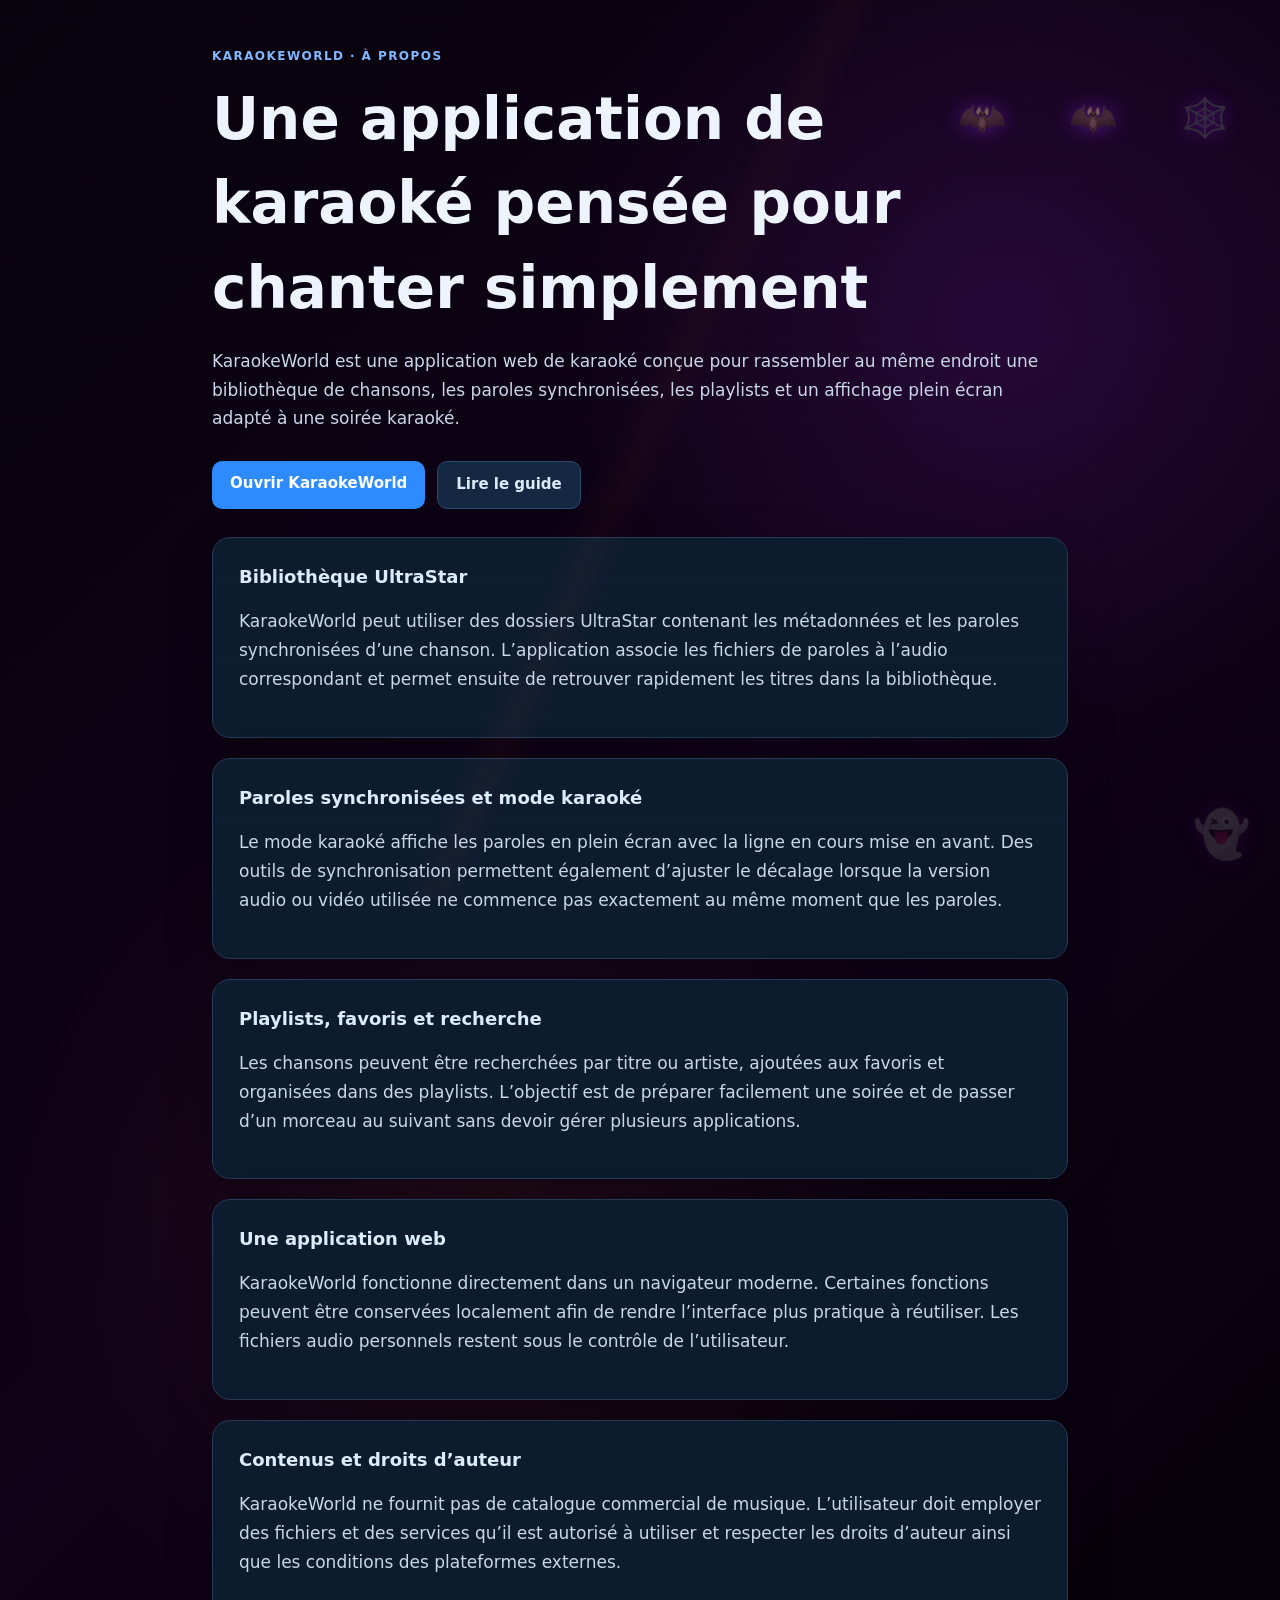
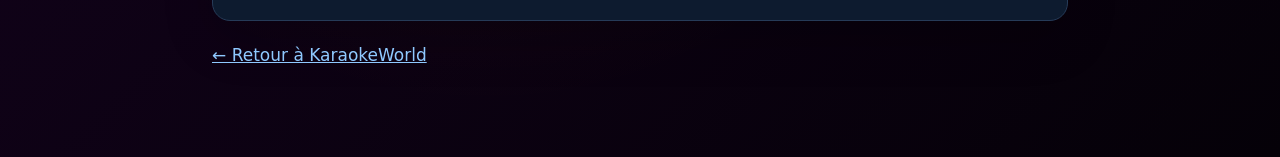
<file: a-propos.html>
<!doctype html>
<html lang="fr">
<head>
<meta charset="utf-8">
<meta name="viewport" content="width=device-width,initial-scale=1">
<meta name="theme-color" content="#091426">
<title>À propos de KaraokeWorld – Application de karaoké en ligne</title>
<meta name="description" content="Découvrez KaraokeWorld, une application web de karaoké permettant d’utiliser ses chansons UltraStar, des paroles synchronisées, des playlists et un mode plein écran.">
<meta name="robots" content="index,follow,max-image-preview:large">
<link rel="canonical" href="https://clem21-collab.github.io/karaokeworld/a-propos.html">
<link rel="stylesheet" href="./style.css">
<script type="application/ld+json">
{
  "@context":"https://schema.org",
  "@type":"AboutPage",
  "name":"À propos de KaraokeWorld",
  "url":"https://clem21-collab.github.io/karaokeworld/a-propos.html",
  "inLanguage":"fr",
  "about":{
    "@type":"SoftwareApplication",
    "name":"KaraokeWorld",
    "applicationCategory":"MultimediaApplication",
    "operatingSystem":"Web",
    "url":"https://clem21-collab.github.io/karaokeworld/",
    "isAccessibleForFree":true
  }
}
</script>
<style>
body{margin:0;background:#07101f;color:#edf4ff;font-family:Inter,system-ui,-apple-system,Segoe UI,Roboto,sans-serif}.seo-page{max-width:900px;margin:auto;padding:48px 22px 70px}.seo-page a{color:#8fc9ff}.seo-card{background:#0d1b2f;border:1px solid #263b58;border-radius:18px;padding:26px;margin:20px 0;box-shadow:0 18px 50px #0003}.seo-page h1{font-size:clamp(34px,6vw,58px);margin:12px 0}.seo-page h2{margin-top:0;color:#dcecff}.seo-page p,.seo-page li{font-size:17px;line-height:1.7;color:#c9d7e9}.seo-actions{display:flex;gap:12px;flex-wrap:wrap;margin:28px 0}.seo-actions a{display:inline-block;text-decoration:none;background:#2e8bff;color:white;padding:12px 18px;border-radius:10px;font-weight:700}.seo-actions a.secondary{background:#142842;color:#dcecff;border:1px solid #2c496c}.eyebrow{color:#7fb9ff;font-weight:800;letter-spacing:.12em;text-transform:uppercase;font-size:12px}
</style>
</head>
<body>
<main class="seo-page">
<div class="eyebrow">KaraokeWorld · À propos</div>
<h1>Une application de karaoké pensée pour chanter simplement</h1>
<p>KaraokeWorld est une application web de karaoké conçue pour rassembler au même endroit une bibliothèque de chansons, les paroles synchronisées, les playlists et un affichage plein écran adapté à une soirée karaoké.</p>
<div class="seo-actions"><a href="./">Ouvrir KaraokeWorld</a><a class="secondary" href="./guide.html">Lire le guide</a></div>
<section class="seo-card"><h2>Bibliothèque UltraStar</h2><p>KaraokeWorld peut utiliser des dossiers UltraStar contenant les métadonnées et les paroles synchronisées d’une chanson. L’application associe les fichiers de paroles à l’audio correspondant et permet ensuite de retrouver rapidement les titres dans la bibliothèque.</p></section>
<section class="seo-card"><h2>Paroles synchronisées et mode karaoké</h2><p>Le mode karaoké affiche les paroles en plein écran avec la ligne en cours mise en avant. Des outils de synchronisation permettent également d’ajuster le décalage lorsque la version audio ou vidéo utilisée ne commence pas exactement au même moment que les paroles.</p></section>
<section class="seo-card"><h2>Playlists, favoris et recherche</h2><p>Les chansons peuvent être recherchées par titre ou artiste, ajoutées aux favoris et organisées dans des playlists. L’objectif est de préparer facilement une soirée et de passer d’un morceau au suivant sans devoir gérer plusieurs applications.</p></section>
<section class="seo-card"><h2>Une application web</h2><p>KaraokeWorld fonctionne directement dans un navigateur moderne. Certaines fonctions peuvent être conservées localement afin de rendre l’interface plus pratique à réutiliser. Les fichiers audio personnels restent sous le contrôle de l’utilisateur.</p></section>
<section class="seo-card"><h2>Contenus et droits d’auteur</h2><p>KaraokeWorld ne fournit pas de catalogue commercial de musique. L’utilisateur doit employer des fichiers et des services qu’il est autorisé à utiliser et respecter les droits d’auteur ainsi que les conditions des plateformes externes.</p></section>
<p><a href="./">← Retour à KaraokeWorld</a></p>
</main>
</body>
</html>
</file>
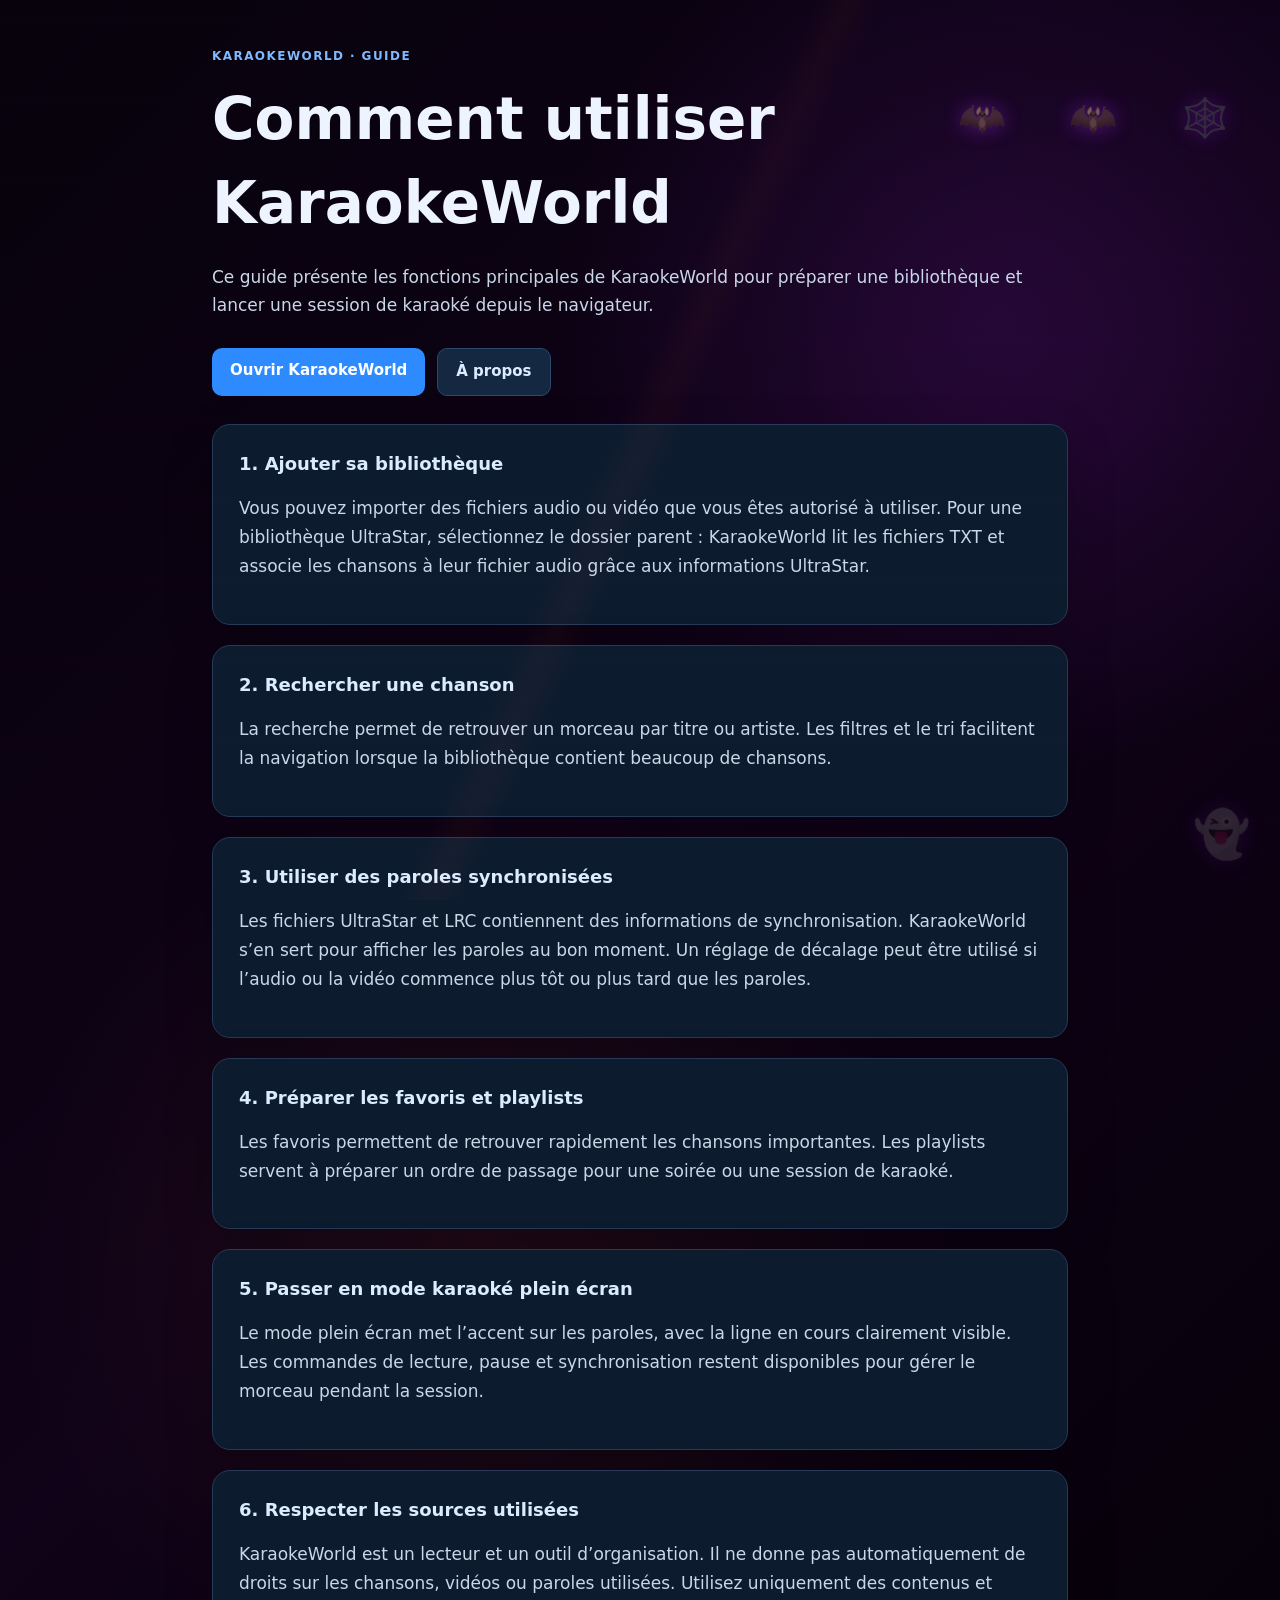
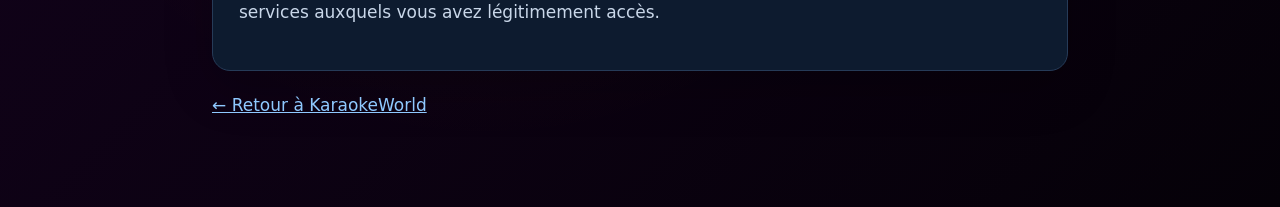
<file: guide.html>
<!doctype html>
<html lang="fr">
<head>
<meta charset="utf-8">
<meta name="viewport" content="width=device-width,initial-scale=1">
<meta name="theme-color" content="#091426">
<title>Guide KaraokeWorld – Bibliothèque, UltraStar, playlists et paroles</title>
<meta name="description" content="Guide d’utilisation de KaraokeWorld : ajouter une bibliothèque UltraStar, rechercher une chanson, utiliser les paroles synchronisées, les playlists et le mode karaoké plein écran.">
<meta name="robots" content="index,follow,max-image-preview:large">
<link rel="canonical" href="https://clem21-collab.github.io/karaokeworld/guide.html">
<link rel="stylesheet" href="./style.css">
<script type="application/ld+json">
{
  "@context":"https://schema.org",
  "@type":"HowTo",
  "name":"Utiliser KaraokeWorld",
  "description":"Les étapes principales pour préparer et utiliser KaraokeWorld.",
  "inLanguage":"fr",
  "step":[
    {"@type":"HowToStep","name":"Ouvrir KaraokeWorld","text":"Ouvrez l’application dans un navigateur moderne."},
    {"@type":"HowToStep","name":"Ajouter sa bibliothèque","text":"Importez vos fichiers autorisés ou votre dossier UltraStar."},
    {"@type":"HowToStep","name":"Choisir une chanson","text":"Recherchez le titre ou l’artiste puis sélectionnez le morceau."},
    {"@type":"HowToStep","name":"Lancer le mode karaoké","text":"Ouvrez le mode plein écran pour suivre les paroles synchronisées."}
  ]
}
</script>
<style>
body{margin:0;background:#07101f;color:#edf4ff;font-family:Inter,system-ui,-apple-system,Segoe UI,Roboto,sans-serif}.seo-page{max-width:900px;margin:auto;padding:48px 22px 70px}.seo-page a{color:#8fc9ff}.seo-card{background:#0d1b2f;border:1px solid #263b58;border-radius:18px;padding:26px;margin:20px 0;box-shadow:0 18px 50px #0003}.seo-page h1{font-size:clamp(34px,6vw,58px);margin:12px 0}.seo-page h2{margin-top:0;color:#dcecff}.seo-page p,.seo-page li{font-size:17px;line-height:1.7;color:#c9d7e9}.seo-actions{display:flex;gap:12px;flex-wrap:wrap;margin:28px 0}.seo-actions a{display:inline-block;text-decoration:none;background:#2e8bff;color:white;padding:12px 18px;border-radius:10px;font-weight:700}.seo-actions a.secondary{background:#142842;color:#dcecff;border:1px solid #2c496c}.eyebrow{color:#7fb9ff;font-weight:800;letter-spacing:.12em;text-transform:uppercase;font-size:12px}
</style>
</head>
<body>
<main class="seo-page">
<div class="eyebrow">KaraokeWorld · Guide</div>
<h1>Comment utiliser KaraokeWorld</h1>
<p>Ce guide présente les fonctions principales de KaraokeWorld pour préparer une bibliothèque et lancer une session de karaoké depuis le navigateur.</p>
<div class="seo-actions"><a href="./">Ouvrir KaraokeWorld</a><a class="secondary" href="./a-propos.html">À propos</a></div>
<section class="seo-card"><h2>1. Ajouter sa bibliothèque</h2><p>Vous pouvez importer des fichiers audio ou vidéo que vous êtes autorisé à utiliser. Pour une bibliothèque UltraStar, sélectionnez le dossier parent : KaraokeWorld lit les fichiers TXT et associe les chansons à leur fichier audio grâce aux informations UltraStar.</p></section>
<section class="seo-card"><h2>2. Rechercher une chanson</h2><p>La recherche permet de retrouver un morceau par titre ou artiste. Les filtres et le tri facilitent la navigation lorsque la bibliothèque contient beaucoup de chansons.</p></section>
<section class="seo-card"><h2>3. Utiliser des paroles synchronisées</h2><p>Les fichiers UltraStar et LRC contiennent des informations de synchronisation. KaraokeWorld s’en sert pour afficher les paroles au bon moment. Un réglage de décalage peut être utilisé si l’audio ou la vidéo commence plus tôt ou plus tard que les paroles.</p></section>
<section class="seo-card"><h2>4. Préparer les favoris et playlists</h2><p>Les favoris permettent de retrouver rapidement les chansons importantes. Les playlists servent à préparer un ordre de passage pour une soirée ou une session de karaoké.</p></section>
<section class="seo-card"><h2>5. Passer en mode karaoké plein écran</h2><p>Le mode plein écran met l’accent sur les paroles, avec la ligne en cours clairement visible. Les commandes de lecture, pause et synchronisation restent disponibles pour gérer le morceau pendant la session.</p></section>
<section class="seo-card"><h2>6. Respecter les sources utilisées</h2><p>KaraokeWorld est un lecteur et un outil d’organisation. Il ne donne pas automatiquement de droits sur les chansons, vidéos ou paroles utilisées. Utilisez uniquement des contenus et services auxquels vous avez légitimement accès.</p></section>
<p><a href="./">← Retour à KaraokeWorld</a></p>
</main>
</body>
</html>
</file>
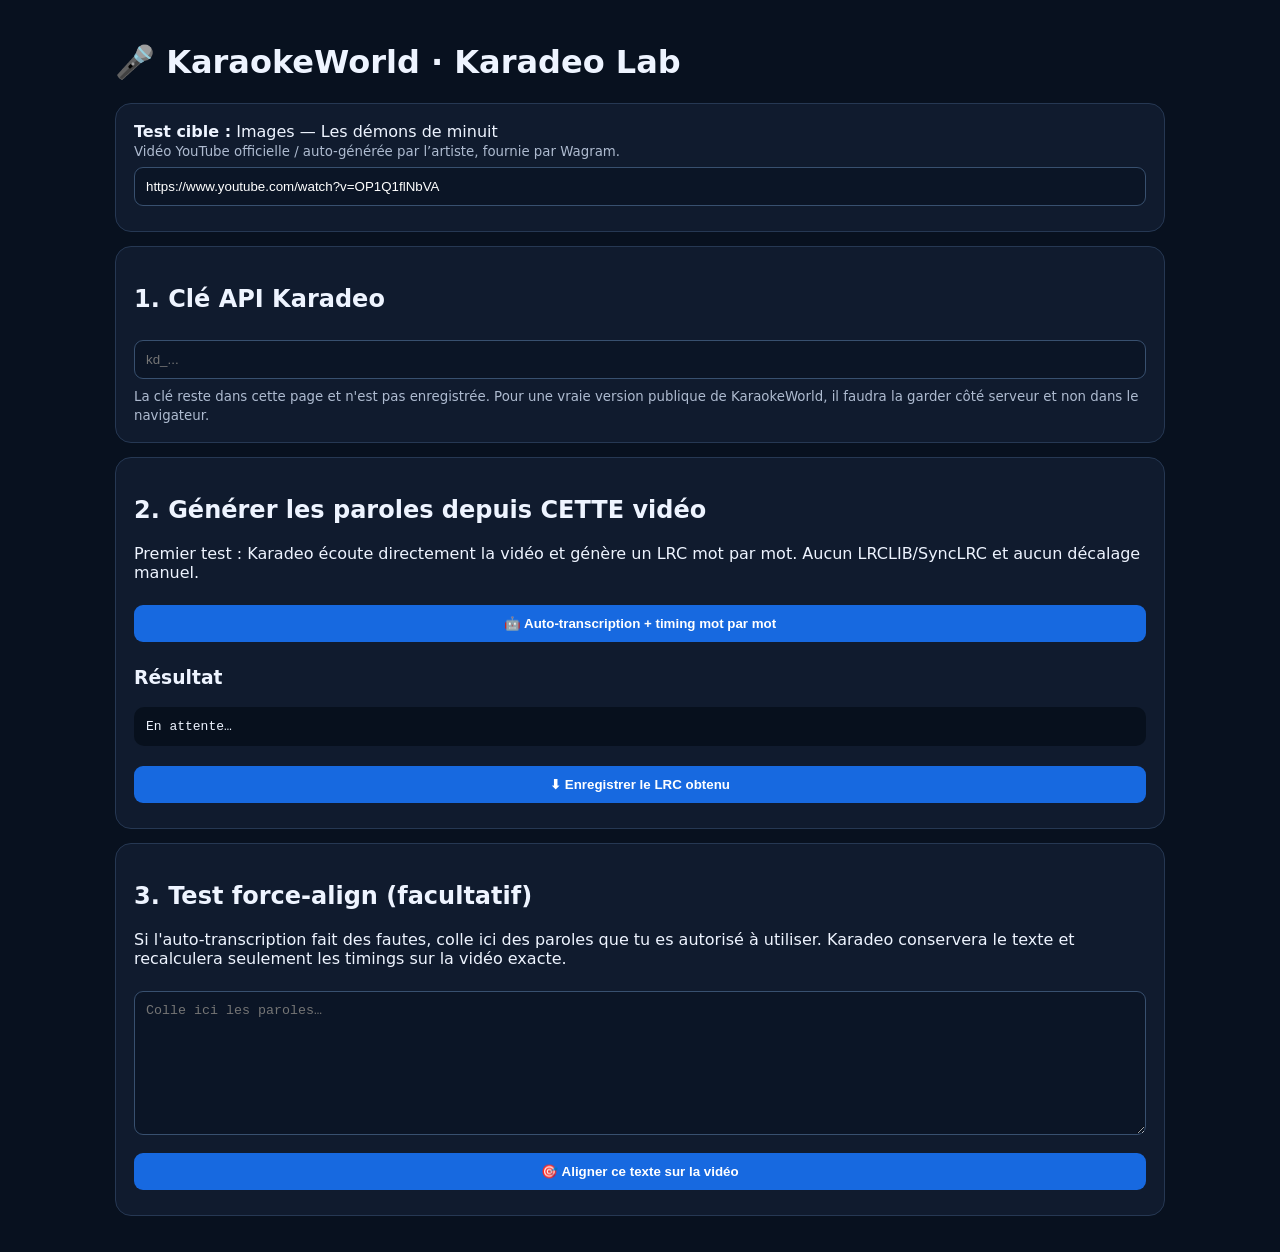
<file: karadeo-lab.html>
<!doctype html>
<html lang="fr"><head><meta charset="utf-8"><meta name="viewport" content="width=device-width,initial-scale=1">
<title>KaraokeWorld · Karadeo Lab</title>
<style>
body{font-family:system-ui;background:#08111f;color:#eef4ff;max-width:1050px;margin:auto;padding:22px}
.card{background:#101b2e;border:1px solid #263853;border-radius:16px;padding:18px;margin:14px 0}
input,textarea,button{box-sizing:border-box;width:100%;padding:11px;margin:7px 0;border-radius:9px;border:1px solid #38506f;background:#0b1526;color:white}
button{background:#1769e0;border:0;font-weight:700;cursor:pointer}.row{display:grid;grid-template-columns:1fr 1fr;gap:10px}
small{color:#aebbd0} pre{white-space:pre-wrap;background:#07101d;padding:12px;border-radius:10px;max-height:320px;overflow:auto}
.ok{color:#71e39a}.bad{color:#ff8b8b} code{color:#9fc8ff}
</style></head><body>
<h1>🎤 KaraokeWorld · Karadeo Lab</h1>
<div class="card"><b>Test cible :</b> Images — Les démons de minuit<br>
<small>Vidéo YouTube officielle / auto-générée par l’artiste, fournie par Wagram.</small>
<input id="url" value="https://www.youtube.com/watch?v=OP1Q1flNbVA">
</div>

<div class="card">
<h2>1. Clé API Karadeo</h2>
<input id="key" type="password" placeholder="kd_...">
<small>La clé reste dans cette page et n'est pas enregistrée. Pour une vraie version publique de KaraokeWorld, il faudra la garder côté serveur et non dans le navigateur.</small>
</div>

<div class="card">
<h2>2. Générer les paroles depuis CETTE vidéo</h2>
<p>Premier test : Karadeo écoute directement la vidéo et génère un LRC mot par mot. Aucun LRCLIB/SyncLRC et aucun décalage manuel.</p>
<button id="auto">🤖 Auto-transcription + timing mot par mot</button>
<h3>Résultat</h3><pre id="out">En attente…</pre>
<button id="download" disabled>⬇ Enregistrer le LRC obtenu</button>
</div>

<div class="card">
<h2>3. Test force-align (facultatif)</h2>
<p>Si l'auto-transcription fait des fautes, colle ici des paroles que tu es autorisé à utiliser. Karadeo conservera le texte et recalculera seulement les timings sur la vidéo exacte.</p>
<textarea id="lyrics" rows="8" placeholder="Colle ici les paroles…"></textarea>
<button id="align">🎯 Aligner ce texte sur la vidéo</button>
</div>

<script>
let last="";
const out=document.getElementById("out");
async function go(force){
 const key=document.getElementById("key").value.trim();
 const fileUrl=document.getElementById("url").value.trim();
 const transcriptText=document.getElementById("lyrics").value.trim();
 if(!key){out.textContent="❌ Entre d'abord ta clé API Karadeo (kd_...).";return}
 if(force && !transcriptText){out.textContent="❌ Colle d'abord le texte à aligner.";return}
 out.textContent="⏳ Karadeo analyse exactement cette vidéo…";
 const body={fileUrl,isWordLevel:true,format:"lrc"};
 if(force) body.transcriptText=transcriptText;
 try{
   const r=await fetch("https://karadeo.com/api/transcribe",{
     method:"POST",headers:{"Authorization":"Bearer "+key,"Content-Type":"application/json"},
     body:JSON.stringify(body)
   });
   const t=await r.text();
   if(!r.ok){out.textContent="❌ HTTP "+r.status+"\n"+t;return}
   last=t; out.textContent="✅ LRC reçu :\n\n"+t;
   document.getElementById("download").disabled=false;
 }catch(e){
   out.textContent="❌ "+e+"\n\nSi le navigateur bloque la requête (CORS), utilise le panneau de test officiel Karadeo indiqué dans LISEZ-MOI.txt.";
 }
}
document.getElementById("auto").onclick=()=>go(false);
document.getElementById("align").onclick=()=>go(true);
document.getElementById("download").onclick=()=>{
 const b=new Blob([last],{type:"text/plain;charset=utf-8"});
 const a=document.createElement("a");a.href=URL.createObjectURL(b);a.download="Images-Les-Demons-de-minuit-Karadeo.lrc";a.click();
 setTimeout(()=>URL.revokeObjectURL(a.href),1000);
};
</script></body></html>
</file>
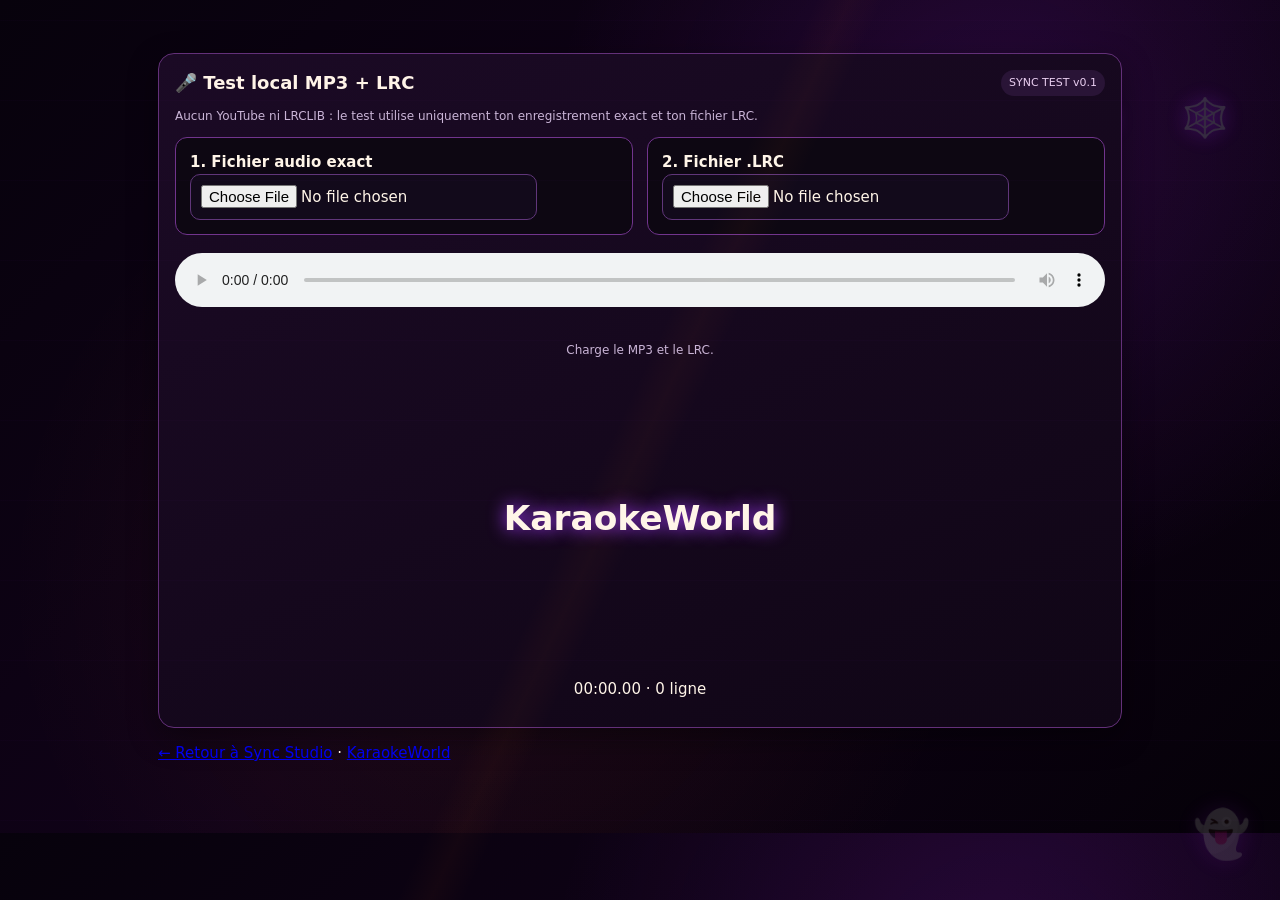
<file: local-sync-test.html>
<!doctype html><html lang="fr"><head><meta charset="utf-8"><meta name="viewport" content="width=device-width,initial-scale=1"><title>KaraokeWorld — Test MP3 + LRC</title><link rel="stylesheet" href="./style.css"><style>.tester{max-width:1000px;margin:35px auto;padding:18px}.pickers{display:grid;grid-template-columns:1fr 1fr;gap:14px}.pick{padding:14px;border:1px solid #71348d;border-radius:12px;background:#0d0712}.tester audio{width:100%;margin:18px 0}.stage{text-align:center;min-height:300px;display:flex;flex-direction:column;justify-content:center;overflow:hidden}.line{padding:9px;font-size:1.35rem;opacity:.34;transition:.18s}.line.current{font-size:2.15rem;font-weight:800;opacity:1;text-shadow:0 0 18px #a63cff}.line.next{opacity:.65}.status2{text-align:center;margin:10px}.time{font-variant-numeric:tabular-nums}@media(max-width:700px){.pickers{grid-template-columns:1fr}.line.current{font-size:1.65rem}}</style></head><body><main class="tester"><section class="panel"><div class="row-head"><h2>🎤 Test local MP3 + LRC</h2><span class="status">SYNC TEST v0.1</span></div><p class="muted">Aucun YouTube ni LRCLIB : le test utilise uniquement ton enregistrement exact et ton fichier LRC.</p><div class="pickers"><label class="pick"><strong>1. Fichier audio exact</strong><br><input id="audioFile" type="file" accept="audio/*"></label><label class="pick"><strong>2. Fichier .LRC</strong><br><input id="lrcFile" type="file" accept=".lrc,text/plain"></label></div><audio id="audio" controls></audio><div id="info" class="status2 muted">Charge le MP3 et le LRC.</div><div class="stage"><div id="prev" class="line"></div><div id="current" class="line current">KaraokeWorld</div><div id="next" class="line next"></div></div><div class="status2"><span id="clock" class="time">00:00.00</span> · <span id="lineCount">0 ligne</span></div></section><p><a href="./sync-studio.html">← Retour à Sync Studio</a> · <a href="./">KaraokeWorld</a></p></main><script src="./local-sync-test.js?v=1"></script></body></html>
</file>
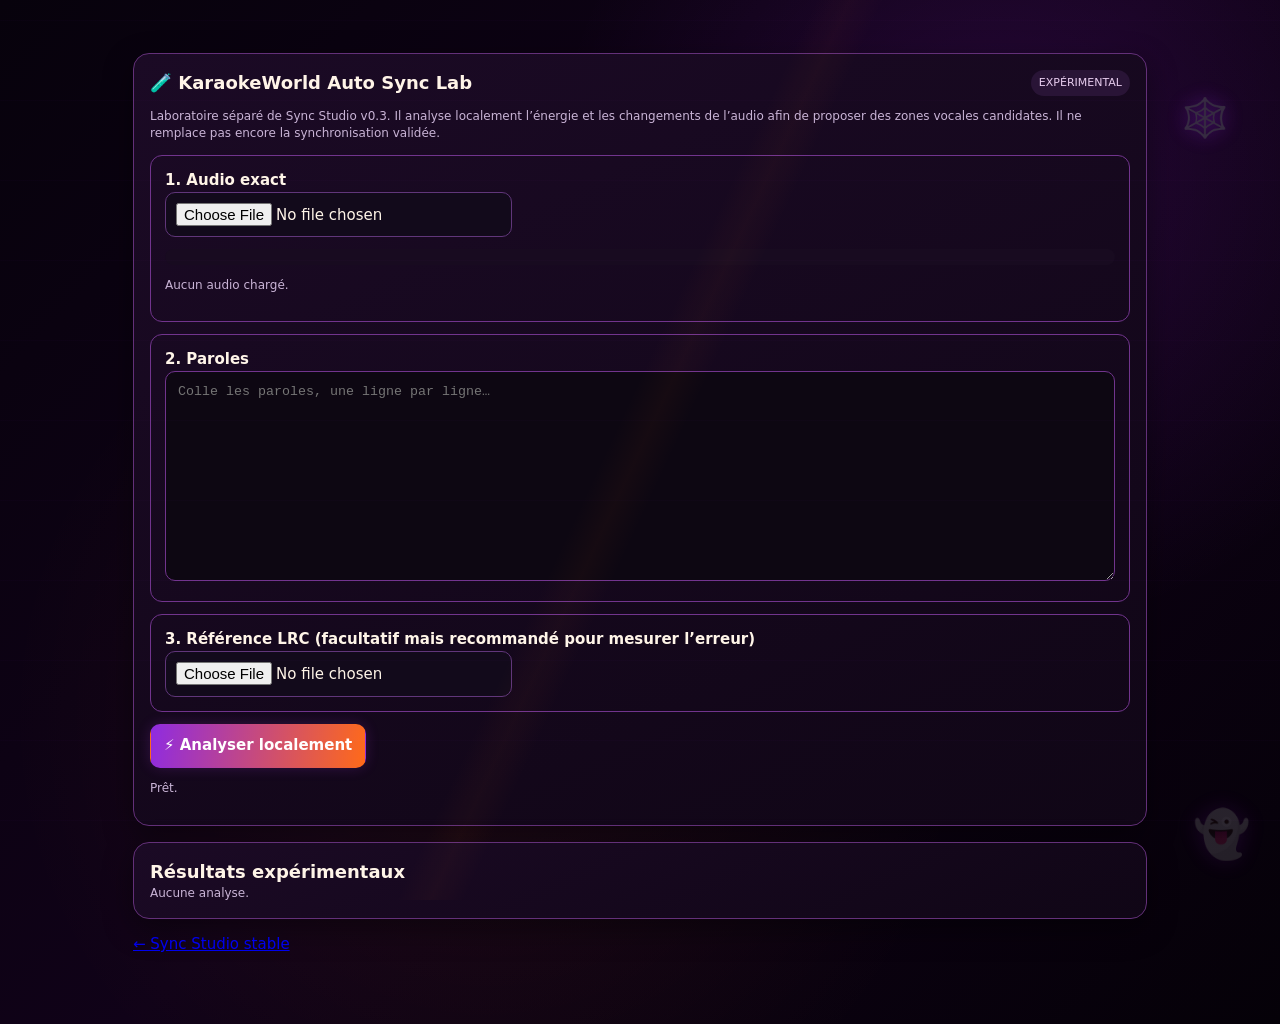
<file: sync-auto-lab.html>
<!doctype html><html lang="fr"><head><meta charset="utf-8"><meta name="viewport" content="width=device-width,initial-scale=1"><title>KaraokeWorld Auto Sync Lab</title><link rel="stylesheet" href="./style.css"><style>.lab{max-width:1050px;margin:35px auto;padding:18px}.box{padding:14px;border:1px solid #71348d;border-radius:12px;margin:12px 0}.lab textarea{width:100%;min-height:210px;background:#0d0712;color:#fff;border:1px solid #71348d;border-radius:10px;padding:12px}.meter{height:16px;background:#180b20;border-radius:10px;overflow:hidden}.meter>i{display:block;height:100%;width:0;background:linear-gradient(90deg,#9d35e5,#ff6b25)}.results{font-variant-numeric:tabular-nums}.row{display:grid;grid-template-columns:90px 1fr 110px;gap:10px;padding:7px;border-bottom:1px solid #34203d}.good{color:#9bea76}.warn{color:#ffcf66}</style></head><body><main class="lab"><section class="panel"><div class="row-head"><h2>🧪 KaraokeWorld Auto Sync Lab</h2><span class="status">EXPÉRIMENTAL</span></div><p class="muted">Laboratoire séparé de Sync Studio v0.3. Il analyse localement l’énergie et les changements de l’audio afin de proposer des zones vocales candidates. Il ne remplace pas encore la synchronisation validée.</p><div class="box"><strong>1. Audio exact</strong><br><input id="audioFile" type="file" accept="audio/*"><div class="meter"><i id="meter"></i></div><p id="audioInfo" class="muted">Aucun audio chargé.</p></div><div class="box"><strong>2. Paroles</strong><textarea id="lyrics" placeholder="Colle les paroles, une ligne par ligne…"></textarea></div><div class="box"><strong>3. Référence LRC (facultatif mais recommandé pour mesurer l’erreur)</strong><br><input id="reference" type="file" accept=".lrc,text/plain"></div><button id="analyze">⚡ Analyser localement</button><p id="status" class="muted">Prêt.</p></section><section class="panel" style="margin-top:16px"><h2>Résultats expérimentaux</h2><div id="summary" class="muted">Aucune analyse.</div><div id="results" class="results"></div></section><p><a href="./sync-studio.html">← Sync Studio stable</a></p></main><script src="./sync-auto-lab.js?v=1"></script></body></html>
</file>
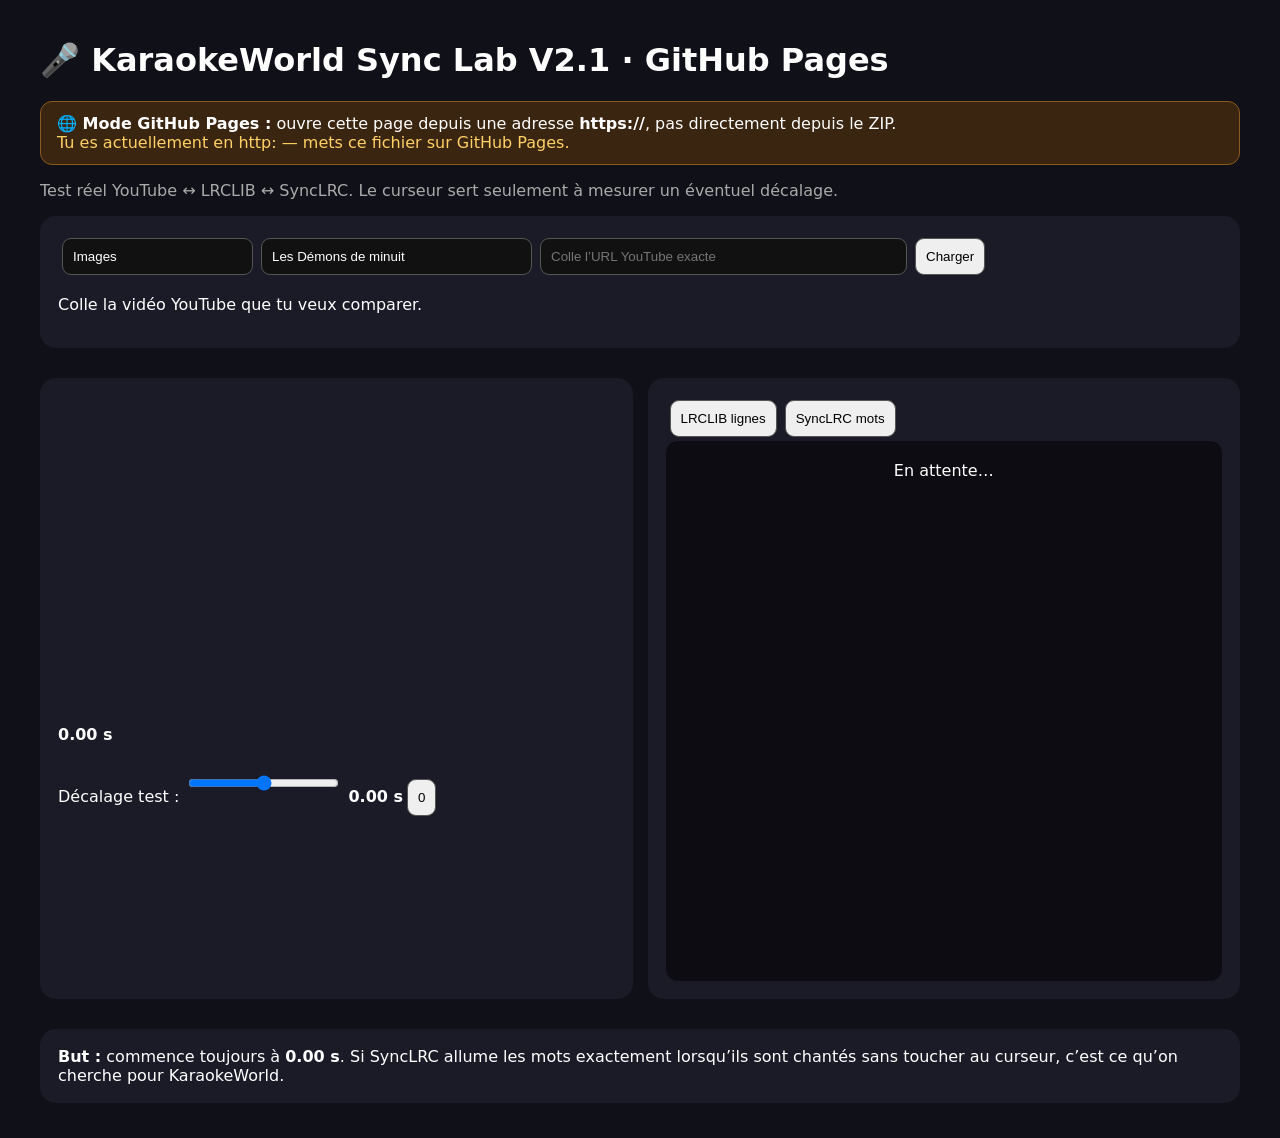
<file: sync-lab-v2-1.html>
<!doctype html><html lang="fr"><head><meta charset="utf-8"><meta name="viewport" content="width=device-width,initial-scale=1"><title>KaraokeWorld Sync Lab V2</title>
<style>body{font-family:system-ui;background:#101018;color:#fff;margin:auto;max-width:1200px;padding:20px}section{background:#1b1b28;padding:18px;border-radius:16px;margin:15px 0}input,button{padding:10px;margin:4px;border-radius:9px;border:1px solid #555}input{background:#111;color:#fff}.grid{display:grid;grid-template-columns:1fr 1fr;gap:15px}@media(max-width:800px){.grid{grid-template-columns:1fr}}#player{aspect-ratio:16/9}.lyrics{height:500px;overflow:auto;text-align:center;background:#0c0c12;border-radius:12px;padding:20px}.line{font-size:22px;color:#777;padding:9px}.active{font-size:29px;color:#fff;font-weight:800}.word{font-size:28px;color:#666;padding:3px}.now{background:#fff;color:#111;border-radius:5px}.on{color:#fff}.muted{color:#aaa}</style></head><body>
<h1>🎤 KaraokeWorld Sync Lab V2.1 · GitHub Pages</h1><div id="httpsBanner" style="background:#3a2510;border:1px solid #8a5a20;padding:12px 16px;border-radius:12px;margin:12px 0">
<b>🌐 Mode GitHub Pages :</b> ouvre cette page depuis une adresse <b>https://</b>, pas directement depuis le ZIP.
</div><p class="muted">Test réel YouTube ↔ LRCLIB ↔ SyncLRC. Le curseur sert seulement à mesurer un éventuel décalage.</p>
<section><input id="artist" value="Images"><input id="title" value="Les Démons de minuit" size="30"><input id="video" placeholder="Colle l’URL YouTube exacte" size="42"><button onclick="go()">Charger</button><p id="status">Colle la vidéo YouTube que tu veux comparer.</p></section>
<div class="grid"><section><div id="player"></div><p><b id="time">0.00 s</b></p><label>Décalage test : <input id="off" type="range" min="-5" max="5" step=".05" value="0" oninput="ov.textContent=(+this.value).toFixed(2)+' s'"></label> <b id="ov">0.00 s</b><button onclick="off.value=0;ov.textContent='0.00 s'">0</button></section>
<section><button onclick="mode='lr'">LRCLIB lignes</button><button onclick="mode='sl'">SyncLRC mots</button><div id="box" class="lyrics">En attente…</div></section></div>
<section><b>But :</b> commence toujours à <b>0.00 s</b>. Si SyncLRC allume les mots exactement lorsqu’ils sont chantés sans toucher au curseur, c’est ce qu’on cherche pour KaraokeWorld.</section>
<script src="https://www.youtube.com/iframe_api"></script><script>
const $=x=>document.getElementById(x);let p,lr=[],sl=[],mode="lr";
function id(s){let m=s.match(/(?:v=|youtu\.be\/|embed\/|shorts\/)([\w-]{11})/);return m?m[1]:s}
function lrc(s){return(s||"").split(/\r?\n/).map(x=>{let m=x.match(/^\[(\d+):(\d+(?:\.\d+)?)\]\s*(.*)$/);return m?{t:+m[1]*60 + +m[2],x:m[3]}:null}).filter(Boolean)}
function enh(s){let a=[];(s||"").split(/\r?\n/).forEach(x=>{let h=x.match(/^\[(\d+):(\d+(?:\.\d+)?)\](.*)$/);if(!h)return;let w=[],r=/<(\d+):(\d+(?:\.\d+)?)>([^<]*)/g,m;while(m=r.exec(h[3]))w.push({t:+m[1]*60 + +m[2],x:m[3]});if(w.length)a.push({t:+h[1]*60 + +h[2],w})});return a}
async function data(d){status.textContent="Recherche des paroles…";let a=artist.value,t=title.value;
let r=await fetch("https://lrclib.net/api/search?track_name="+encodeURIComponent(t)+"&artist_name="+encodeURIComponent(a),{headers:{"Lrclib-Client":"KaraokeWorld-SyncLab/2.0"}}),x=await r.json(),z=x.filter(q=>q.syncedLyrics).sort((u,v)=>Math.abs(u.duration-d)-Math.abs(v.duration-d))[0];lr=lrc(z.syncedLyrics);
try{let q=await fetch("https://api.synclrc.dev/lyrics?track="+encodeURIComponent(t)+"&artist="+encodeURIComponent(a)+"&duration="+Math.round(d)),j=await q.json();sl=enh(j.karaoke||j.synced||"");status.textContent="✓ LRCLIB "+z.duration+" s · SyncLRC "+(j.duration||"?")+" s · lance la vidéo à 0.00 s."}catch(e){status.textContent="LRCLIB OK, SyncLRC erreur: "+e.message}}
function go(){let v=id(video.value.trim());if(v.length!=11){alert("Colle une URL ou un ID YouTube valide");return}if(p&&p.destroy)p.destroy();p=new YT.Player("player",{videoId:v,playerVars:{playsinline:1,origin:location.origin},events:{onReady:e=>data(e.target.getDuration()||209)}})}
function draw(){if(!p||!p.getCurrentTime)return;let t=p.getCurrentTime()+(+off.value);time.textContent=p.getCurrentTime().toFixed(2)+" s";
if(mode==="lr"){let k=-1;lr.forEach((q,i)=>{if(q.t<=t)k=i});box.innerHTML=lr.map((q,i)=>'<div class="line '+(i==k?'active':'')+'">'+q.x.replace(/</g,"&lt;")+'</div>').join("");box.children[k]?.scrollIntoView({block:"center"})}
else{let k=-1;sl.forEach((q,i)=>{if(q.t<=t)k=i});if(k<0){box.innerHTML="Intro…";return}let w=sl[k].w,n=-1;w.forEach((q,i)=>{if(q.t<=t)n=i});box.innerHTML=w.map((q,i)=>'<span class="word '+(i<n?'on ':'')+(i==n?'now':'')+'">'+q.x.replace(/</g,"&lt;")+'</span>').join("")}}
setInterval(draw,120);

if(location.protocol==="https:"){document.getElementById("httpsBanner").style.background="#12351f";document.getElementById("httpsBanner").innerHTML="<b>✓ HTTPS détecté.</b> Le lecteur YouTube peut être testé normalement."}else{document.getElementById("httpsBanner").innerHTML+="<br><span style='color:#ffd166'>Tu es actuellement en "+location.protocol+" — mets ce fichier sur GitHub Pages.</span>"}
</script></body></html>
</file>
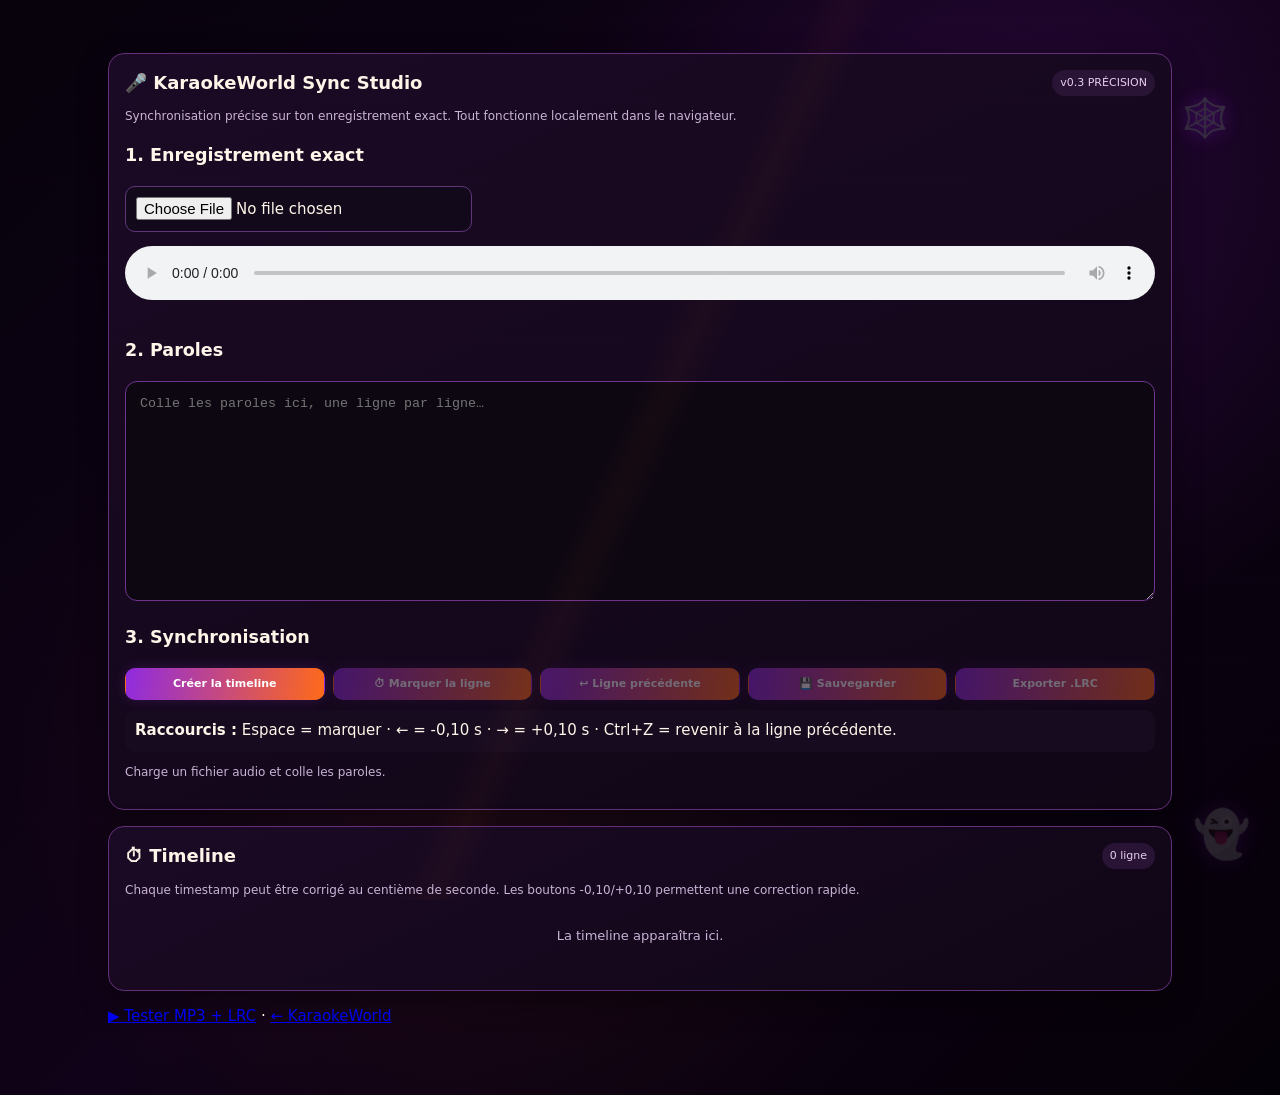
<file: sync-studio.html>
<!doctype html><html lang="fr"><head><meta charset="utf-8"><meta name="viewport" content="width=device-width,initial-scale=1"><title>KaraokeWorld Sync Studio</title><link rel="stylesheet" href="./style.css"><style>.studio{max-width:1100px;margin:35px auto;padding:18px}.studio textarea{width:100%;min-height:220px;background:#0d0712;color:#fff;border:1px solid #71348d;border-radius:12px;padding:14px}.sync-row{display:grid;grid-template-columns:90px 1fr auto auto auto;gap:8px;align-items:center;padding:8px;border-bottom:1px solid #3b2145}.sync-row.active{background:#32123f;border-radius:8px}.sync-row input{width:80px}.studio audio{width:100%;margin:14px 0}.actions{display:flex;gap:8px;flex-wrap:wrap}.good{color:#9bea76}.hint{padding:10px;border-radius:10px;background:#170b20;margin:10px 0}.mini{padding:6px 9px}@media(max-width:760px){.sync-row{grid-template-columns:80px 1fr auto}.sync-row .adjust{display:none}}</style></head><body><main class="studio"><section class="panel"><div class="row-head"><h2>🎤 KaraokeWorld Sync Studio</h2><span class="status">v0.3 PRÉCISION</span></div><p class="muted">Synchronisation précise sur ton enregistrement exact. Tout fonctionne localement dans le navigateur.</p><h3>1. Enregistrement exact</h3><input id="audioFile" type="file" accept="audio/*"><audio id="audio" controls></audio><h3>2. Paroles</h3><textarea id="lyrics" placeholder="Colle les paroles ici, une ligne par ligne…"></textarea><h3>3. Synchronisation</h3><div class="actions"><button id="build">Créer la timeline</button><button id="tap" disabled>⏱ Marquer la ligne</button><button id="undo" disabled>↩ Ligne précédente</button><button id="save" disabled>💾 Sauvegarder</button><button id="export" disabled>Exporter .LRC</button></div><div class="hint"><strong>Raccourcis :</strong> Espace = marquer · ← = -0,10 s · → = +0,10 s · Ctrl+Z = revenir à la ligne précédente.</div><p id="info" class="muted">Charge un fichier audio et colle les paroles.</p></section><section class="panel" style="margin-top:16px"><div class="row-head"><h2>⏱ Timeline</h2><span id="progress" class="status">0 ligne</span></div><p class="muted">Chaque timestamp peut être corrigé au centième de seconde. Les boutons -0,10/+0,10 permettent une correction rapide.</p><div id="timeline"><p class="empty">La timeline apparaîtra ici.</p></div></section><p><a href="./local-sync-test.html">▶ Tester MP3 + LRC</a> · <a href="./">← KaraokeWorld</a></p></main><script src="./sync-studio.js?v=3"></script></body></html>
</file>
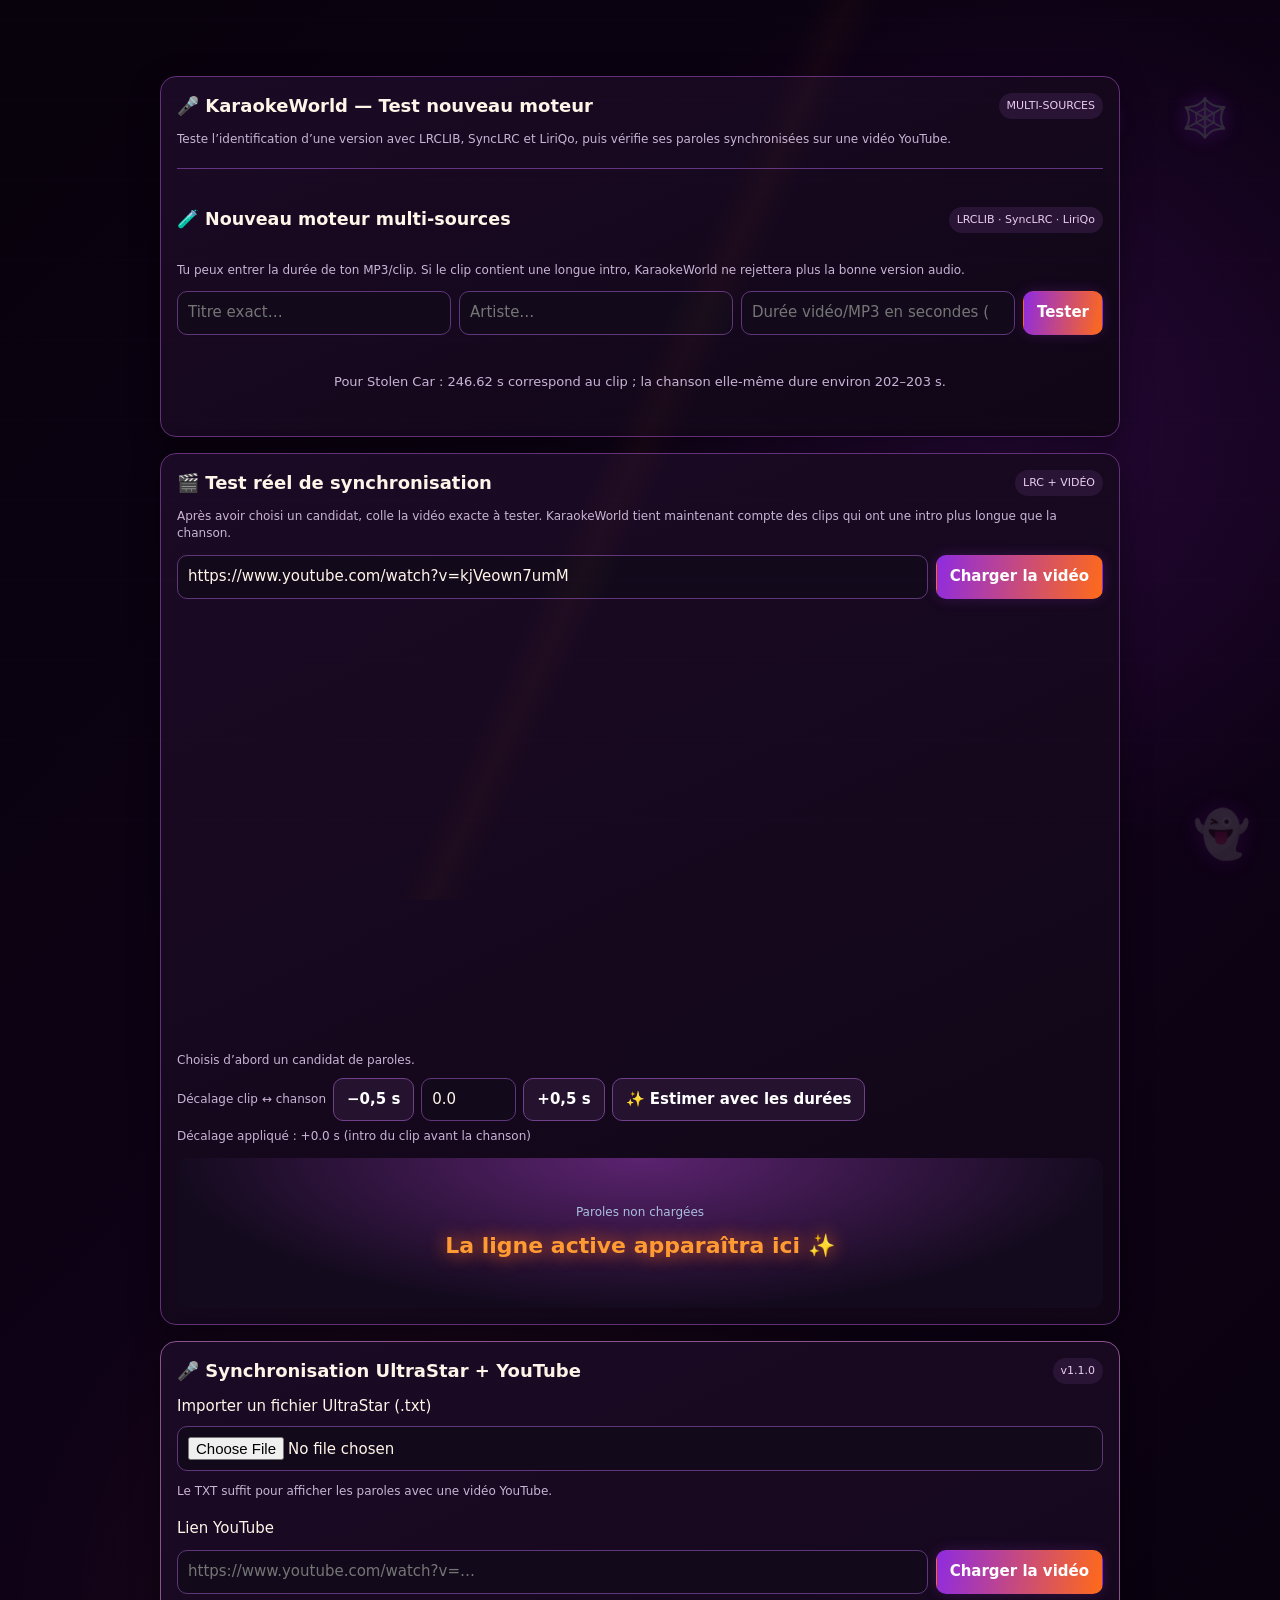
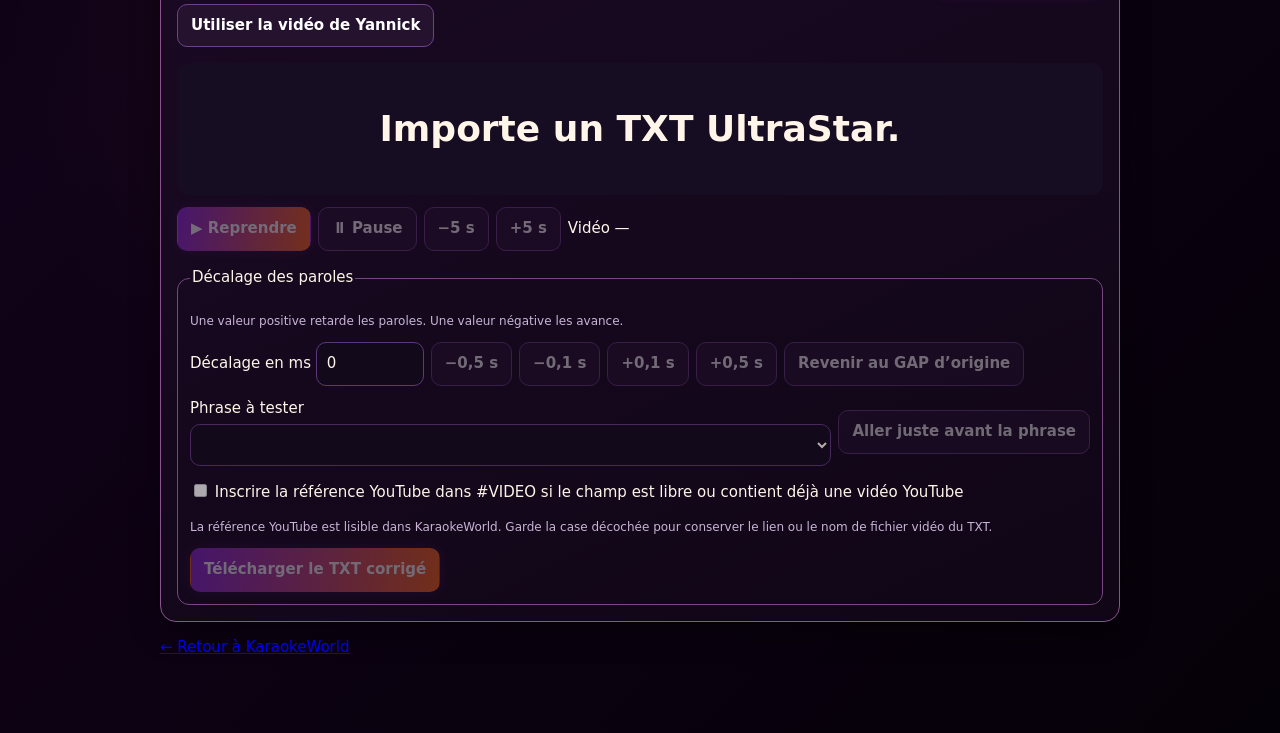
<file: track-match-test.html>
<!doctype html><html lang="fr"><head><meta charset="utf-8"><meta name="viewport" content="width=device-width,initial-scale=1"><title>KaraokeWorld — Test correspondance</title><link rel="stylesheet" href="./style.css"><link rel="stylesheet" href="./track-ultrastar-sync.css"></head><body><main style="max-width:1000px;margin:40px auto;padding:20px"><section class="panel online-panel" id="lyrics-search"><div class="row-head"><h2>🎤 KaraokeWorld — Test nouveau moteur</h2><span class="status">MULTI-SOURCES</span></div><p class="muted">Teste l’identification d’une version avec LRCLIB, SyncLRC et LiriQo, puis vérifie ses paroles synchronisées sur une vidéo YouTube.</p></section><section class="panel online-panel" id="kwSyncPlayer"><div class="row-head"><h2>🎬 Test réel de synchronisation</h2><span class="status">LRC + VIDÉO</span></div><p class="muted">Après avoir choisi un candidat, colle la vidéo exacte à tester. KaraokeWorld tient maintenant compte des clips qui ont une intro plus longue que la chanson.</p><div class="online-search"><input id="kwYoutubeUrl" value="https://www.youtube.com/watch?v=kjVeown7umM" placeholder="Lien YouTube exact…"><button id="kwLoadVideo">Charger la vidéo</button></div><div id="kwVideoHost" style="margin-top:14px;aspect-ratio:16/9;max-width:760px"></div><div id="kwSyncInfo" class="muted" style="margin-top:12px">Choisis d’abord un candidat de paroles.</div><div id="kwLiveLyrics" class="lyrics" style="margin-top:12px;min-height:150px"><div class="artist">Paroles non chargées</div><div class="highlight">La ligne active apparaîtra ici ✨</div></div></section>
<section class="panel online-panel" id="usSync" aria-labelledby="usHeading">
  <div class="row-head"><h2 id="usHeading">🎤 Synchronisation UltraStar + YouTube</h2><span class="status" id="usVersion"></span></div>
  <label class="us-file-label">Importer un fichier UltraStar (.txt)<input id="usFile" type="file" accept=".txt,text/plain"></label>
  <p id="usImportStatus" class="muted" role="status">Le TXT suffit pour afficher les paroles avec une vidéo YouTube.</p>
  <h3 id="usTitle"></h3><p id="usMeta" class="muted"></p>
  <label for="usUrl">Lien YouTube</label>
  <div class="online-search"><input id="usUrl" type="url" placeholder="https://www.youtube.com/watch?v=…"><button id="usLoad" type="button">Charger la vidéo</button></div>
  <button id="usExample" type="button" class="secondary">Utiliser la vidéo de Yannick</button>
  <p id="usVideoStatus" class="muted" role="status"></p>
  <div id="usPlayer" hidden></div>
  <a id="usWatch" href="https://www.youtube.com/" target="_blank" rel="noopener noreferrer" hidden>Ouvrir sur YouTube</a>
  <div class="us-sync-lyrics" aria-label="Paroles synchronisées">
    <div id="usPrevious" class="muted"></div>
    <div id="usCurrent">Importe un TXT UltraStar.</div>
    <div id="usNext" class="muted"></div>
  </div>
  <div class="controls wrap">
    <button id="usPlay" type="button" disabled>▶ Reprendre</button><button id="usPause" type="button" class="secondary" disabled>⏸ Pause</button>
    <button id="usBack" type="button" class="secondary" disabled>−5 s</button><button id="usForward" type="button" class="secondary" disabled>+5 s</button>
    <span>Vidéo <output id="usTime">—</output></span>
  </div>
  <fieldset id="usSettings" disabled>
    <legend>Décalage des paroles</legend>
    <p class="muted">Une valeur positive retarde les paroles. Une valeur négative les avance.</p>
    <div class="controls wrap">
      <label>Décalage en ms <input id="usOffset" type="number" step="1" value="0"></label>
      <button type="button" data-us-offset="-500" class="secondary">−0,5 s</button>
      <button type="button" data-us-offset="-100" class="secondary">−0,1 s</button>
      <button type="button" data-us-offset="100" class="secondary">+0,1 s</button>
      <button type="button" data-us-offset="500" class="secondary">+0,5 s</button>
      <button id="usReset" type="button" class="secondary">Revenir au GAP d’origine</button>
    </div>
    <p id="usGap" class="muted"></p>
    <div class="controls wrap">
      <label id="usSingerLabel" hidden>Partie <select id="usSinger"><option value="1">P1</option><option value="2">P2</option></select></label>
      <label class="us-phrase-label">Phrase à tester <select id="usPhrase"></select></label>
      <button id="usJump" type="button" class="secondary" disabled>Aller juste avant la phrase</button>
    </div>
    <p><label><input id="usIncludeVideo" type="checkbox"> Inscrire la référence YouTube dans #VIDEO si le champ est libre ou contient déjà une vidéo YouTube</label></p>
    <p class="muted">La référence YouTube est lisible dans KaraokeWorld. Garde la case décochée pour conserver le lien ou le nom de fichier vidéo du TXT.</p>
    <button id="usDownload" type="button" disabled>Télécharger le TXT corrigé</button>
  </fieldset>
</section><p><a href="./">← Retour à KaraokeWorld</a></p></main><script src="https://www.youtube.com/iframe_api"></script><script src="./track-identity.js?v=6"></script><script src="./track-match-ui.js?v=6"></script><script src="./track-ultrastar-sync.js"></script></body></html>
</file>
<file: style.css>
*{box-sizing:border-box} :root{--bg:#07111f;--panel:#0d1b2e;--line:#244263;--text:#edf5ff;--muted:#a9bdd5;--blue:#287bff;--purple:#a83ce8;--cyan:#59e2ff}body{margin:0;background:radial-gradient(ellipse at 65% -10%,#28245b 0,transparent 35%),var(--bg);color:var(--text);font:15px/1.45 system-ui,Arial,sans-serif}button,input,select{font:inherit}button{cursor:pointer;border:1px solid transparent;border-radius:10px;padding:10px 13px;background:linear-gradient(100deg,var(--purple),var(--blue));color:white;font-weight:700}button.secondary{background:#142943;border-color:var(--line)}button.danger{background:#56263b;border-color:#87415a}button:disabled{opacity:.4}input,select{background:#09182a;color:var(--text);border:1px solid var(--line);border-radius:10px;padding:10px;min-width:0}header{height:auto;min-height:76px;padding:16px 22px;border-bottom:1px solid var(--line);display:flex;justify-content:space-between;align-items:center;gap:12px}.brand{font-size:23px;font-weight:900}.brand span{color:#9d8aff}.brand small{font-size:10px;color:#9fb2cd}.top-actions{display:flex;gap:8px;align-items:center}.shell{display:grid;grid-template-columns:210px minmax(0,1fr);min-height:calc(100vh - 76px)}aside{padding:18px 13px;background:#081525;border-right:1px solid var(--line);display:flex;flex-direction:column;gap:7px}.nav{text-align:left;background:transparent;color:var(--muted);border:0}.nav.active,.nav:hover{background:#172e50;color:white}.side-info{margin-top:auto;border:1px solid var(--line);border-radius:13px;padding:12px;color:var(--muted);font-size:12px}.side-info b{color:white}main{padding:22px;max-width:1500px;width:100%;margin:auto}.hero{padding:26px;border:1px solid #3b4fa2;border-radius:18px;background:linear-gradient(105deg,#211c51eF,#102946ee);display:flex;justify-content:space-between;align-items:center;gap:12px}.hero h1{font-size:clamp(27px,3.4vw,40px);line-height:1.1;margin:7px 0 10px}.hero p{color:#d1def2}.hero-icon{font-size:75px;filter:drop-shadow(0 0 20px #8f55ff)}.eyebrow{font-size:11px;letter-spacing:2px;color:#b7b0ff;font-weight:800}h2{font-size:18px;margin:0}.row-head{display:flex;align-items:center;justify-content:space-between;gap:10px;margin:22px 0 12px}.row-head input{width:min(340px,55%)}.filters{display:flex;gap:7px;flex-wrap:wrap;margin-bottom:13px}.filter{background:#11253c;border-color:var(--line);color:#d8e7fa}.filter.active{background:#312b7b;border-color:#8c7cff}.tracks{display:grid;grid-template-columns:repeat(4,minmax(0,1fr));gap:10px}.track{padding:11px;border:1px solid var(--line);background:var(--panel);border-radius:13px;min-width:0}.cover{height:76px;border-radius:9px;display:grid;place-items:center;font-size:30px;background:linear-gradient(135deg,#293a77,#9c3cb3);margin-bottom:8px}.track h3{font-size:14px;margin:0;overflow:hidden;text-overflow:ellipsis;white-space:nowrap}.track p{font-size:12px;color:var(--muted);margin:3px 0 9px}.actions{display:flex;gap:5px}.actions button{flex:1;padding:7px 4px;font-size:11px}.muted{color:var(--muted);font-size:12px}.two-col{display:grid;grid-template-columns:minmax(0,1.4fr) minmax(270px,1fr);gap:13px;margin-top:18px}.panel{padding:16px;background:var(--panel);border:1px solid var(--line);border-radius:16px;min-width:0}.panel .row-head{margin:0 0 12px}.lyrics{min-height:180px;padding:20px;border-radius:12px;background:radial-gradient(ellipse at 50% 0,#3a2a77,#081525 75%);display:flex;flex-direction:column;justify-content:center;align-items:center;text-align:center;gap:9px;font-size:22px;font-weight:800}.artist{font-size:12px;color:#a9c1df;font-weight:500}.highlight{color:var(--cyan);text-shadow:0 0 16px #267bff}.seek{display:flex;align-items:center;gap:8px;margin-top:12px;color:var(--muted);font-size:11px}.seek input{flex:1;padding:0;accent-color:#9b7cff}.controls{display:flex;align-items:center;justify-content:center;gap:7px;flex-wrap:wrap;margin-top:12px}.wrap{justify-content:flex-start}.status{font-size:11px;background:#142b42;border-radius:99px;padding:5px 8px;color:#b9cde7;white-space:nowrap}.queue-item{display:flex;align-items:center;gap:8px;border-bottom:1px solid #1c334d;padding:9px 0}.queue-item:last-child{border:0}.mini{width:36px;height:36px;display:grid;place-items:center;background:#24396b;border-radius:8px}.info{flex:1;min-width:0}.info b,.info span{display:block;overflow:hidden;text-overflow:ellipsis;white-space:nowrap}.info span{font-size:11px;color:var(--muted)}.queue-item button{padding:5px 8px}.empty{text-align:center;padding:15px;color:var(--muted);font-size:13px}.meter{height:10px;background:#172a40;border-radius:20px;overflow:hidden;margin:12px 0}.meter span{display:block;height:100%;width:0;background:linear-gradient(90deg,#34d399,#56dfff)}hr{border:0;border-top:1px solid var(--line);margin:20px 0}video{width:100%;max-height:280px;margin-top:12px;border-radius:10px}.hidden{display:none!important}footer{margin-top:20px;color:var(--muted);font-size:11px}@media(max-width:900px){.shell{grid-template-columns:1fr}aside{flex-direction:row;flex-wrap:wrap;border-right:0;border-bottom:1px solid var(--line)}.side-info{display:none}main{padding:14px}.tracks{grid-template-columns:repeat(2,minmax(0,1fr))}.two-col{grid-template-columns:1fr}}@media(max-width:520px){header{padding:12px;align-items:flex-start;flex-direction:column}.hero-icon{display:none}.hero{padding:18px}.row-head{align-items:flex-start;flex-direction:column}.row-head input{width:100%}.tracks{gap:7px}.track{padding:8px}.cover{height:60px}.nav{padding:8px}.top-actions{width:100%}}
.library-tools{display:flex;align-items:center;gap:9px;flex-wrap:wrap;margin:0 0 14px;padding:10px 12px;border:1px solid var(--line);border-radius:12px;background:#0a1727}.library-tools label,.playlist-tools label{font-size:12px;color:var(--muted)}.library-tools select{padding:7px 9px}.check-label{display:flex;align-items:center;gap:6px}.check-label input{accent-color:#287bff}.track .track-top{display:flex;align-items:center;justify-content:space-between;gap:6px}.track .favorite{background:transparent;border:0;color:#8fa5c0;padding:2px 5px;font-size:20px}.track .favorite.on{color:#ffd166}.track .actions{margin-top:8px}.track .actions button{min-height:34px}.playlist-tools{padding:10px;background:#0a1727;border:1px solid var(--line);border-radius:12px;margin-bottom:8px}.playlist-tools select{width:100%;margin:6px 0}.playlist-tools .controls{margin-top:5px}.playlist-tools button{font-size:12px;padding:7px 9px}.queue-item .queue-number{font-size:11px;color:var(--muted);width:15px}.empty-state{padding:22px;border:1px dashed var(--line);border-radius:12px;color:var(--muted);text-align:center}@media(max-width:520px){.library-tools{align-items:stretch}.library-tools select{flex:1}.playlist-tools .controls button{flex:1}}

.online-panel{margin-top:16px}.online-search{display:flex;gap:8px;margin:10px 0}.online-search input{flex:1;width:100%}.youtube-frame{position:relative;width:100%;aspect-ratio:16/9;margin-top:12px;background:#000;border-radius:12px;overflow:hidden}.youtube-frame iframe{width:100%;height:100%;border:0}.online-results{display:grid;gap:8px}.lyric-result{padding:12px;border:1px solid var(--line);border-radius:10px;background:#09182a}.lyric-result h3{margin:0 0 4px;font-size:14px}.lyric-result p{margin:3px 0;color:var(--muted);font-size:12px}.lyric-result .controls{justify-content:flex-start}.lyric-preview{max-height:120px;overflow:auto;white-space:pre-wrap;font-size:12px;color:#dce9fa;margin-top:8px}@media(max-width:520px){.online-search{flex-direction:column}.online-search button{width:100%}}

.youtube-fallback{display:flex;gap:12px;align-items:center;justify-content:space-between;flex-wrap:wrap;margin-top:10px}.button-link{display:inline-block;text-decoration:none;background:#fff;color:#091426;padding:10px 14px;border-radius:10px;font-weight:700}.button-link:hover{filter:brightness(.92)}

.api-key-row{display:grid;grid-template-columns:minmax(0,1fr) auto auto;gap:8px;margin:10px 0}.youtube-results{display:grid;grid-template-columns:repeat(2,minmax(0,1fr));gap:10px;margin:12px 0}.youtube-result{display:grid;grid-template-columns:150px minmax(0,1fr);gap:11px;padding:10px;border:1px solid var(--line);border-radius:12px;background:#09182a}.youtube-result img{width:150px;aspect-ratio:16/9;object-fit:cover;border-radius:8px}.youtube-result h3{font-size:13px;margin:0 0 4px}.youtube-result p{font-size:11px;color:var(--muted);margin:0 0 8px}.youtube-result-info button{font-size:11px;padding:8px}.yt-open{display:inline-block;margin-left:8px;color:#b9d6ff;font-size:11px}.youtube-player-wrap{margin-top:14px}.manual-youtube{margin-top:12px;color:var(--muted)}.manual-youtube summary{cursor:pointer;font-weight:700;color:#dce9fa}@media(max-width:760px){.youtube-results{grid-template-columns:1fr}.api-key-row{grid-template-columns:1fr}.youtube-result{grid-template-columns:120px minmax(0,1fr)}.youtube-result img{width:120px}}@media(max-width:460px){.youtube-result{grid-template-columns:1fr}.youtube-result img{width:100%}}

.mode-picker{display:flex;gap:8px;flex-wrap:wrap;margin:14px 0 6px}.mode-button.active{background:#fff;color:#091426;border-color:#fff}.mode-button.secondary:not(.active){opacity:.82}

.sync-tools{display:flex;gap:8px;align-items:center;flex-wrap:wrap;margin-top:12px}.youtube-frame #ytApiPlayer,.youtube-frame iframe{width:100%;height:100%;border:0}

/* v0.14 : scène karaoké plein écran */
.karaoke-stage{position:fixed;inset:0;z-index:9999;background:#050b14;display:grid;grid-template-columns:minmax(0,72fr) minmax(300px,28fr);overflow:hidden}.stage-lyrics-wrap{min-width:0;height:100vh;overflow:hidden;background:radial-gradient(ellipse at 50% 45%,#242058 0,#081525 65%,#050b14 100%);position:relative}.stage-lyrics{height:100%;overflow-y:auto;scrollbar-width:none;padding:45vh 5vw;display:flex;flex-direction:column;gap:3.2vh;text-align:center;scroll-behavior:smooth}.stage-lyrics::-webkit-scrollbar{display:none}.stage-line{font-size:clamp(25px,3.2vw,58px);line-height:1.18;font-weight:850;color:#8090a8;opacity:.48;transition:transform .3s,opacity .3s,color .3s,text-shadow .3s}.stage-line.active{color:#fff;opacity:1;transform:scale(1.06);text-shadow:0 0 25px #4ca7ff}.stage-line.near{color:#c6d3e6;opacity:.72}.stage-empty{margin:auto;font-size:clamp(25px,3vw,48px);font-weight:800}.stage-video{height:100vh;padding:18px;background:#07111f;border-left:1px solid #244263;display:flex;flex-direction:column;justify-content:center;gap:16px}.stage-video #youtubePlayer{width:100%}.stage-video .youtube-frame{margin:0;width:100%;aspect-ratio:16/9}.stage-video .youtube-fallback{font-size:11px}.stage-controls{display:flex;gap:7px;justify-content:center;align-items:center;flex-wrap:wrap}.stage-controls button{padding:9px 11px;font-size:12px}@media(max-width:800px){.karaoke-stage{grid-template-columns:65% 35%}.stage-video{padding:8px}.stage-line{font-size:clamp(22px,4vw,40px)}}

/* v0.15 : finitions scène karaoké */
.karaoke-stage{isolation:isolate;transition:grid-template-columns .25s ease}.stage-bg{position:absolute;inset:-30px;z-index:-2;background-position:center;background-size:cover;filter:blur(28px) brightness(.22);opacity:.55;transform:scale(1.08)}.karaoke-stage:after{content:"";position:absolute;inset:0;z-index:-1;background:linear-gradient(90deg,rgba(5,11,20,.70),rgba(5,11,20,.82))}.stage-song-info{position:absolute;z-index:4;top:22px;left:28px;display:flex;flex-direction:column;gap:3px;opacity:.95;transition:opacity .8s}.stage-song-info.fade{opacity:.15}.stage-song-info b{font-size:clamp(16px,1.6vw,26px)}.stage-song-info span{font-size:13px;color:#b9cde7}.stage-hint{position:absolute;left:0;right:0;bottom:14px;text-align:center;color:#7890ad;font-size:11px;z-index:3}.stage-countdown{position:absolute;inset:0;z-index:20;display:grid;place-items:center;font-size:clamp(90px,16vw,240px);font-weight:950;text-shadow:0 0 45px #4ca7ff;background:rgba(4,10,18,.48);backdrop-filter:blur(3px)}.stage-line{position:relative}.stage-line.active{background:linear-gradient(90deg,#58d8ff var(--sing-progress,0%),#fff var(--sing-progress,0%));-webkit-background-clip:text;background-clip:text;color:transparent;text-shadow:none;filter:drop-shadow(0 0 12px rgba(76,167,255,.65))}.stage-line.next{color:#e8f2ff;opacity:.88}.stage-line.instrumental{font-style:italic;color:#8bb9e8;letter-spacing:.08em}.stage-mic{display:grid;grid-template-columns:auto auto 1fr;align-items:center;gap:7px;font-size:11px;color:#9fb2cd}.stage-mic>span:first-child{width:9px;height:9px;border-radius:50%;background:#53657b}.stage-mic.on>span:first-child{background:#54e6a5;box-shadow:0 0 10px #54e6a5}.stage-mic-meter{height:5px;background:#13273d;border-radius:10px;overflow:hidden}.stage-mic-meter i{display:block;width:0;height:100%;background:currentColor}.stage-progress{display:grid;grid-template-columns:auto 1fr auto;gap:7px;align-items:center;font-size:10px;color:#9fb2cd}.stage-progress input{width:100%;padding:0;accent-color:#9b7cff}.stage-option{font-size:11px;color:#9fb2cd;display:flex;align-items:center;gap:6px;justify-content:center}.stage-layout.active{background:#fff;color:#091426}.karaoke-stage.layout-80{grid-template-columns:minmax(0,80fr) minmax(250px,20fr)}.karaoke-stage.layout-100{grid-template-columns:1fr}.karaoke-stage.layout-100 .stage-video{position:absolute;right:16px;bottom:16px;width:min(420px,38vw);height:auto;min-height:0;padding:10px;border:1px solid #244263;border-radius:14px;background:rgba(7,17,31,.88);z-index:8}.karaoke-stage.layout-100 #stageVideoSlot{display:none}.karaoke-stage.layout-100 .stage-mic,.karaoke-stage.layout-100 .stage-progress,.karaoke-stage.layout-100 .stage-option{display:none}.karaoke-stage.layout-100 .stage-controls{margin:2px}.karaoke-stage.layout-100 .stage-controls button{padding:7px 9px}.stage-video{z-index:3}.stage-lyrics-wrap{z-index:2}@media(max-width:800px){.stage-hint{display:none}.stage-song-info{top:10px;left:12px}.stage-video{overflow-y:auto}}

/* v0.16 : nouvel accueil */
.home-hero{position:relative;overflow:hidden;text-align:center;padding:58px 28px 48px;margin-bottom:24px;border:1px solid #3b4fa2;border-radius:24px;background:linear-gradient(135deg,#171542 0%,#102946 55%,#0b1d32 100%)}
.home-glow{position:absolute;width:440px;height:440px;border-radius:50%;left:50%;top:-300px;transform:translateX(-50%);background:#8d54ff55;filter:blur(45px);pointer-events:none}.home-hero>*:not(.home-glow){position:relative}.home-hero h1{font-size:clamp(36px,5vw,68px);line-height:1.02;margin:10px 0 16px;letter-spacing:-2px}.home-hero h1 span{background:linear-gradient(90deg,#c98cff,#62dfff);-webkit-background-clip:text;background-clip:text;color:transparent}.home-hero>p{max-width:760px;margin:0 auto 25px;color:#c4d3e8;font-size:16px}.home-search{max-width:850px;margin:0 auto;display:grid;grid-template-columns:auto minmax(0,1fr) auto;gap:8px;align-items:center;padding:7px;border-radius:16px;background:#071525;border:1px solid #426187;box-shadow:0 18px 45px #0005}.home-search>span{font-size:25px;color:#a9bdd5;padding-left:10px}.home-search input{border:0;background:transparent;font-size:17px;padding:13px 6px;outline:0}.home-search button{padding:13px 22px}.hero-actions{display:flex;justify-content:center;gap:9px;flex-wrap:wrap;margin-top:18px}.home-section{margin-top:25px}.home-section .row-head{margin-bottom:12px}.home-section .row-head h2{font-size:22px;margin-top:3px}.home-shelf{display:grid;grid-template-columns:repeat(4,minmax(0,1fr));gap:11px}.home-card{position:relative;min-height:132px;padding:16px;border-radius:16px;border:1px solid var(--line);background:linear-gradient(145deg,#142a49,#0c192b);display:flex;flex-direction:column;justify-content:flex-end;overflow:hidden;cursor:pointer}.home-card:hover{transform:translateY(-2px);border-color:#687bd3}.home-card .home-emoji{position:absolute;right:14px;top:10px;font-size:42px;opacity:.75}.home-card b{font-size:15px}.home-card span{font-size:12px;color:var(--muted)}.home-card.empty-card{cursor:default;justify-content:center;color:var(--muted);border-style:dashed}.library-section{padding-top:8px;border-top:1px solid #1b3653}
@media(max-width:800px){.home-shelf{grid-template-columns:repeat(2,minmax(0,1fr))}.home-hero{padding:40px 18px}.home-search{grid-template-columns:auto 1fr}.home-search button{grid-column:1/-1}.home-hero h1{letter-spacing:-1px}}@media(max-width:460px){.home-shelf{grid-template-columns:1fr}.home-hero h1{font-size:36px}.home-hero>p{font-size:14px}}


/* v0.19 : mises à jour intégrées */
.update-toast{position:fixed;z-index:12000;left:50%;bottom:22px;transform:translateX(-50%);width:min(680px,calc(100% - 28px));display:grid;grid-template-columns:minmax(0,1fr) auto auto;gap:10px;align-items:center;padding:14px 16px;border:1px solid #6279c9;border-radius:16px;background:#0b1b31f5;box-shadow:0 18px 55px #0009;backdrop-filter:blur(12px)}.update-toast div{display:flex;flex-direction:column;gap:2px}.update-toast b{font-size:14px}.update-toast span{font-size:12px;color:var(--muted)}.update-toast button{white-space:nowrap}@media(max-width:650px){.update-toast{grid-template-columns:1fr 1fr}.update-toast div{grid-column:1/-1}.update-toast button{width:100%}}

/* v0.19.3 : centre Micro & haut-parleurs */
.audio-setup-grid{display:grid;grid-template-columns:repeat(2,minmax(0,1fr));gap:13px}.audio-card{padding:16px;border:1px solid var(--line);border-radius:14px;background:#09182a}.audio-card h3{margin:0 0 12px}.audio-card>label:not(.monitor-toggle){display:flex;justify-content:space-between;gap:10px;margin:10px 0 5px;color:#c9d9ec;font-size:12px}.audio-card select{width:100%}.audio-range{width:100%;padding:0;accent-color:#8d69ff}.monitor-toggle{display:flex;align-items:center;gap:8px;margin-top:16px;color:#e7f1ff}.monitor-toggle input{accent-color:#8d69ff}.warning{padding:9px 10px;border:1px solid #6c5930;border-radius:10px;background:#2a2415}.ready-card{background:linear-gradient(145deg,#102a34,#111b36)}.audio-status{display:flex;gap:8px;flex-wrap:wrap}.audio-status span{padding:7px 9px;border-radius:99px;background:#132b43;color:#c7d9ed;font-size:11px}@media(max-width:760px){.audio-setup-grid{grid-template-columns:1fr}}

/* v0.19.5 Halloween Edition */
:root{--bg:#08050d;--panel:#160d20;--line:#63347f;--text:#fff5e8;--muted:#c9b4d6;--blue:#7a38d8;--purple:#b936f0;--cyan:#ff9b32;--h-orange:#ff7a18;--h-purple:#9c36ff}
body{background:radial-gradient(circle at 78% 2%,#5c1b78 0,transparent 28%),radial-gradient(circle at 12% 25%,#3a1129 0,transparent 24%),linear-gradient(180deg,#0b0611,#08050d 60%,#110817);}
body:before{content:"🦇   🦇       🕸️";position:fixed;top:78px;right:3vw;z-index:-1;font-size:clamp(18px,2.5vw,36px);letter-spacing:2vw;opacity:.32;pointer-events:none}
header{background:linear-gradient(90deg,#100817f2,#25102ff2 55%,#3b1329e8);box-shadow:0 4px 24px #0008}
.brand:before{content:"🎃 ";}.brand span{color:#ff8b2c;text-shadow:0 0 15px #ff6b0088}.brand small{color:#d9b9e9}
aside{background:linear-gradient(180deg,#100817,#170a20);}.nav.active,.nav:hover{background:linear-gradient(90deg,#512073,#7c2d64);box-shadow:0 0 18px #a83ce833}
button{background:linear-gradient(100deg,#8f2be0,#ff6a19);box-shadow:0 0 14px #a83ce833}button.secondary{background:#24122f;border-color:#70418a;box-shadow:none}button.danger{background:#5b1835;border-color:#a63b61}
input,select{background:#120a1b;border-color:#60367a}.hero{border-color:#a94bda;background:radial-gradient(circle at 90% 20%,#ff761b33,transparent 20%),linear-gradient(105deg,#3c1555f2,#1b0d2cf2);box-shadow:inset 0 0 35px #8f2be022,0 0 25px #0008}.hero:after{content:"🎃 👻 🦇";font-size:clamp(30px,5vw,70px);filter:drop-shadow(0 0 12px #ff6a1988)}.hero-icon{display:none}.eyebrow{color:#ffad5b}.panel,.track{background:linear-gradient(160deg,#190e24,#100919);border-color:#55306d;box-shadow:0 8px 24px #0004}.cover{background:linear-gradient(135deg,#5d1a80,#e05422)}.filter.active{background:#71309a;border-color:#e66dff}.lyrics{background:radial-gradient(ellipse at 50% 0,#5b236f,#130a1d 72%)}.highlight{color:#ff9b32;text-shadow:0 0 18px #ff6a19}.status{background:#291436;color:#e8cdef}.meter span{background:linear-gradient(90deg,#9f37ed,#ff7a18)}.library-tools,.playlist-tools,.lyric-result,.youtube-result{background:#120a1b}.button-link{background:#ff8a2b;color:#1a081d}.mode-button.active{background:#ff8a2b;color:#1a081d;border-color:#ffb36f}
.karaoke-stage{background:#07030b}.stage-lyrics-wrap{background:radial-gradient(ellipse at 50% 45%,#571c6b 0,#170a20 58%,#07030b 100%)}
.stage-bg:after{content:"🦇        🎃        👻";position:absolute;inset:4vh 3vw auto;display:flex;justify-content:space-between;font-size:clamp(28px,4vw,60px);opacity:.24}.stage-line.active{color:#ff9b32!important;text-shadow:0 0 20px #ff6a19!important}
.update-toast{border-color:#ff7a18!important;background:#24102d!important}
footer:after{content:" · 🎃 Halloween Edition";color:#ff9b32}
@media(max-width:520px){body:before{display:none}.hero:after{font-size:34px}}

/* v0.21.0 — Halloween Edition immersive */
:root{--h-orange:#ff6a00;--h-orange2:#ff9a24;--h-violet:#a52cff;--h-pink:#e13dce;--h-deep:#09020d}
body{background:radial-gradient(circle at 50% -10%,#5b166f 0,transparent 31%),radial-gradient(circle at 90% 35%,#321040 0,transparent 30%),radial-gradient(circle at 8% 65%,#35100f 0,transparent 28%),linear-gradient(180deg,#09020d 0%,#12051a 52%,#07020b 100%);background-attachment:fixed}
body:before{content:"🦇        🦇            🕸️";z-index:0;top:90px;right:2vw;left:230px;text-align:right;font-size:clamp(24px,3vw,48px);opacity:.42;filter:drop-shadow(0 0 10px #a52cff);animation:hFloat 6s ease-in-out infinite}
body:after{content:"";position:fixed;inset:0;z-index:0;pointer-events:none;background:linear-gradient(115deg,transparent 0 48%,#ff6a0009 50%,transparent 52%),repeating-linear-gradient(0deg,transparent 0 79px,#a52cff08 80px);mix-blend-mode:screen}
header,.shell{position:relative;z-index:1}header{border-bottom-color:#8c2aa8;background:linear-gradient(90deg,#100515f5,#2b0a36f5 48%,#4a1027f2);box-shadow:0 0 30px #a52cff33,0 4px 25px #000b}.brand{font-size:25px;text-shadow:0 0 14px #fff2}.brand:before{content:"🎃 🕸️ ";}.brand span{background:linear-gradient(90deg,#ff6a00,#ffb13b);-webkit-background-clip:text;background-clip:text;color:transparent;text-shadow:none}.brand small{color:#ffcf9d}.top-actions button{border-color:#ff7b36;box-shadow:0 0 22px #ff6a0055}
aside{background:linear-gradient(180deg,#0d0413f5,#19061df5);border-right-color:#612477;box-shadow:12px 0 35px #0006}.nav{border:1px solid #351442;border-radius:12px;margin:2px 0;background:#110617;color:#d7c2df}.nav.active,.nav:hover{border-color:#bd4ab7;background:linear-gradient(90deg,#5d1b73,#9a2e6d);box-shadow:0 0 20px #b72cff55}.side-info{border-color:#71348b;background:#13071acc}
main{position:relative}.home-hero{min-height:510px;padding:72px 32px 58px;border:1px solid #b23ed0;border-radius:28px;background:radial-gradient(circle at 50% 5%,#a52cff45 0,transparent 25%),radial-gradient(circle at 88% 80%,#ff6a0030 0,transparent 24%),linear-gradient(135deg,#1b0830 0%,#270b3c 45%,#10091f 100%);box-shadow:inset 0 0 80px #a52cff18,0 0 0 1px #ff6a001f,0 22px 60px #0009;overflow:hidden}.home-hero:before{content:"🕸️";position:absolute;right:-18px;top:-28px;font-size:150px;opacity:.22;filter:drop-shadow(0 0 12px #b938ff)}.home-hero:after{content:"🎃     👻     🦇";position:absolute;left:4%;right:4%;bottom:15px;font-size:clamp(30px,4vw,60px);letter-spacing:1vw;opacity:.62;filter:drop-shadow(0 0 13px #ff6a0077);pointer-events:none}.home-glow{width:650px;height:650px;top:-470px;background:#d236ff77;filter:blur(60px)}.home-hero .eyebrow{color:#ff9d35;font-size:12px;text-shadow:0 0 12px #ff6a00;letter-spacing:3px}.home-hero h1{font-size:clamp(42px,5.4vw,76px);text-shadow:0 4px 22px #000b}.home-hero h1 span{background:linear-gradient(90deg,#b847ff 5%,#ff4bb8 45%,#ff7a18 90%);-webkit-background-clip:text;background-clip:text;color:transparent;filter:drop-shadow(0 0 13px #b938ff55)}.home-hero>p{color:#eadcf1;font-size:17px}.home-search{background:#0c0613e8;border:1px solid #bd4fda;box-shadow:0 0 0 3px #a52cff12,0 18px 50px #000a,0 0 30px #a52cff28}.home-search:focus-within{border-color:#ff7a18;box-shadow:0 0 30px #ff6a0044}.home-search button,.hero-actions button:first-child{background:linear-gradient(100deg,#a52cff,#e43d9c 52%,#ff6a00);box-shadow:0 0 22px #e43d9c55}.hero-actions button{border-color:#77378e}.home-section .eyebrow{color:#ff9d35}.home-section h2{color:#fff4e6;text-shadow:0 0 10px #a52cff44}.home-card{min-height:150px;border-color:#65307a;background:radial-gradient(circle at 90% 10%,#ff6a001f,transparent 35%),linear-gradient(145deg,#281037,#120719);box-shadow:0 12px 28px #0007}.home-card:hover{transform:translateY(-4px) scale(1.01);border-color:#ff7a18;box-shadow:0 0 25px #a52cff33,0 16px 35px #0008}.home-card .home-emoji{font-size:52px;filter:drop-shadow(0 0 12px #ff6a0077)}
.panel,.track{border-color:#633079;background:linear-gradient(155deg,#1b0a25,#100616);box-shadow:0 10px 30px #0006}.row-head h2{color:#fff4e8}.cover{background:radial-gradient(circle at 70% 20%,#ff8a2b,#a32ac4 48%,#351046);box-shadow:inset 0 0 20px #fff1}.favorite.on{filter:drop-shadow(0 0 8px #ff9b32)}
.karaoke-stage{background:radial-gradient(circle at 50% 50%,#27082e,#07020b 70%)}.stage-lyrics-wrap{background:radial-gradient(ellipse at 50% 45%,#63176e 0,#1b0824 50%,#07020b 100%)}.stage-lyrics-wrap:before{content:"🕸️";position:absolute;left:-15px;top:-30px;font-size:130px;opacity:.18}.stage-bg:after{content:"🦇     🎃     👻     🦇";opacity:.34;filter:drop-shadow(0 0 12px #ff6a00)}.stage-line.active{background:linear-gradient(90deg,#ffb12b var(--sing-progress,0%),#fff4e6 var(--sing-progress,0%));-webkit-background-clip:text;background-clip:text;color:transparent!important;filter:drop-shadow(0 0 15px #ff6a00aa)}
@keyframes hFloat{0%,100%{transform:translateY(0)}50%{transform:translateY(9px)}}
@media(max-width:900px){body:before{left:0}.home-hero{min-height:470px}}
@media(max-width:520px){.brand:before{content:"🎃 ";}.home-hero{min-height:auto;padding:46px 18px 80px}.home-hero:before{font-size:90px}.home-hero:after{font-size:30px}.home-hero>p{font-size:14px}}


/* === KaraokeWorld v0.21.0 Halloween polish === */
body{
 background:
 radial-gradient(circle at 78% 18%,rgba(181,44,255,.14),transparent 28rem),
 radial-gradient(circle at 38% 70%,rgba(255,116,23,.07),transparent 30rem),
 linear-gradient(135deg,#07020c 0%,#100218 50%,#050108 100%)!important;
}
.hero,.home-hero{position:relative;isolation:isolate;overflow:hidden;
 box-shadow:0 0 0 1px rgba(255,116,23,.10),0 0 38px rgba(181,44,255,.16),inset 0 0 80px rgba(181,44,255,.08)}
.hero::before,.home-hero::before{content:"🦇　　　　　　　　　🦇";position:absolute;top:20px;left:7%;right:7%;
 display:flex;justify-content:space-between;font-size:30px;opacity:.62;pointer-events:none;z-index:-1;
 filter:drop-shadow(0 0 8px rgba(181,44,255,.8));animation:kwBat 5s ease-in-out infinite}
.hero::after,.home-hero::after{content:"🎃";position:absolute;left:28px;bottom:20px;font-size:54px;opacity:.62;
 pointer-events:none;z-index:-1;filter:drop-shadow(0 0 14px rgba(255,116,23,.55));animation:kwPumpkin 3.4s ease-in-out infinite}
main::after{content:"👻";position:fixed;right:30px;bottom:32px;font-size:46px;opacity:.15;pointer-events:none;
 filter:drop-shadow(0 0 12px rgba(181,44,255,.8));animation:kwGhost 6s ease-in-out infinite;z-index:0}
button,.btn{transition:transform .18s ease,box-shadow .18s ease}
button:hover,.btn:hover{transform:translateY(-1px);box-shadow:0 0 18px rgba(181,44,255,.22)}
@keyframes kwBat{50%{transform:translateY(8px) scale(1.04)}}
@keyframes kwPumpkin{50%{filter:drop-shadow(0 0 22px rgba(255,116,23,.85));transform:scale(1.04)}}
@keyframes kwGhost{50%{transform:translate(-8px,-16px) rotate(-4deg);opacity:.24}}
@media(prefers-reduced-motion:reduce){.hero::before,.home-hero::before,.hero::after,.home-hero::after,main::after{animation:none!important}}
@media(max-width:760px){.hero::before,.home-hero::before{font-size:21px}.hero::after,.home-hero::after{font-size:36px;opacity:.38}main::after{font-size:32px}}

/* KaraokeWorld v0.23.1 — suivi UltraStar syllabe par syllabe */
.us-stage{min-height:52vh;display:flex;flex-direction:column;align-items:center;justify-content:center;text-align:center;gap:1.4rem;padding:2rem}
.us-line{width:min(1100px,94vw);font-weight:800;line-height:1.35;letter-spacing:.01em}
.us-line.current{font-size:clamp(2rem,5vw,4.8rem)}
.us-line.next{font-size:clamp(1.35rem,3vw,2.5rem);opacity:.42}
.us-syl{
  --us-text:rgba(255,255,255,.42);
  --us-sung:#ffffff;
  position:relative;
  display:inline;
  color:var(--us-text);
  -webkit-text-fill-color:transparent;
  background-image:linear-gradient(90deg,var(--us-sung) 0 var(--us-progress,0%),var(--us-text) var(--us-progress,0%) 100%);
  background-clip:text;
  -webkit-background-clip:text;
}
.us-line.current .us-syl{--us-text:rgba(255,255,255,.50)}
.us-line.next .us-syl{--us-text:rgba(255,255,255,.72);-webkit-text-fill-color:initial;background:none;color:var(--us-text)}
.us-syl.done{--us-progress:100%}
.us-syl.singing{display:inline-block;transform:scale(1.035);filter:drop-shadow(0 0 .35rem rgba(255,255,255,.45))}
.us-instrumental{font-size:clamp(1.8rem,4vw,3.6rem);font-weight:800;opacity:.72}
.us-count{font-size:clamp(3rem,9vw,8rem);font-weight:900;line-height:1}
.us-hint{font-size:clamp(1.1rem,2vw,1.7rem);opacity:.65}
.us-compact .us-line{width:auto}
.us-compact .us-line.current{font-size:clamp(1.5rem,3vw,2.5rem)}
.us-compact .us-line.next{font-size:clamp(1rem,2vw,1.45rem);margin-top:.75rem}
#stageLyrics:has(.us-stage){overflow:hidden}

@supports not (-webkit-background-clip:text){
  .us-syl{background:none!important;color:#fff!important;-webkit-text-fill-color:initial!important}
}

/* v0.23.4 — espaces UltraStar et timeline */
.us-line{white-space:normal;word-spacing:.08em}
.us-syl{white-space:nowrap}
.us-line.current,.us-line.next{overflow-wrap:normal;word-break:normal}

/* v0.23.5 — scène UltraStar stable et centrée */
#stageLyrics:has(.us-stage){box-sizing:border-box;display:block;height:clamp(320px,58vh,680px);min-height:320px;overflow:hidden}
.us-stage{box-sizing:border-box;width:100%;height:100%;min-height:0;display:grid;grid-template-rows:1fr 1fr;align-items:center;justify-items:center;gap:0;padding:clamp(.5rem,2vh,1.25rem) clamp(.75rem,3vw,2rem);overflow:hidden}
.us-stage .us-line{box-sizing:border-box;width:min(1200px,96%);height:100%;min-height:0;display:flex;flex-wrap:wrap;align-content:center;justify-content:center;align-items:center;text-align:center;line-height:1.12;overflow:hidden}
.us-stage .us-line.current{grid-row:1;font-size:clamp(1.55rem,4vw,4rem)}
.us-stage .us-line.next{grid-row:2;font-size:clamp(1.1rem,2.5vw,2.15rem);margin:0}
.us-syl.singing{transform:none}
.us-stage .us-instrumental,.us-stage .us-count,.us-stage .us-hint{grid-column:1;justify-self:center;align-self:center;text-align:center}
.us-stage .us-instrumental,.us-stage .us-hint{grid-row:1}
.us-stage .us-count{grid-row:1}
.us-stage > .us-line.next:last-child{grid-row:2}
@media(max-width:700px){#stageLyrics:has(.us-stage){height:50vh;min-height:270px}.us-stage .us-line.current{font-size:clamp(1.25rem,5.5vw,2.4rem)}.us-stage .us-line.next{font-size:clamp(.95rem,4vw,1.5rem)}}

/* v0.23.7 — affichage UltraStar robuste */
.us-stage{grid-template-columns:minmax(0,1fr)!important}
.us-stage>*{grid-column:1!important;min-width:0}
.us-stage .us-line.current{grid-row:1!important;align-self:center}
.us-stage .us-line.next{grid-row:2!important;align-self:center}

/* Rendu texte robuste : aucune syllabe future transparente. */
.us-syl,.us-line.current .us-syl,.us-line.next .us-syl{
 background:none!important;background-image:none!important;
 -webkit-background-clip:border-box!important;background-clip:border-box!important;
 -webkit-text-fill-color:currentColor!important;
 color:rgba(255,255,255,.52)!important;opacity:1!important;
 filter:none;transform:none!important
}
.us-line.current .us-syl.done{color:#ffb12b!important}
.us-line.current .us-syl.singing{color:#ffb12b!important;text-shadow:0 0 14px rgba(255,106,0,.72);filter:drop-shadow(0 0 5px rgba(255,106,0,.38))}
.us-line.next .us-syl{color:rgba(255,255,255,.78)!important}

/* Intro : chaque élément a sa propre rangée. */
.us-stage.intro{grid-template-rows:auto 1fr 1fr!important}
.us-stage.intro .us-hint{grid-row:1!important;align-self:end;padding-top:1rem}
.us-stage.intro .us-count{grid-row:2!important;align-self:center}
.us-stage.intro .us-line.next{grid-row:3!important;align-self:center}
.us-stage.instrumental{grid-template-rows:1fr 1fr!important}
.us-stage.instrumental .us-instrumental{grid-row:1!important;align-self:center}
.us-stage.instrumental .us-count{grid-row:1!important;align-self:end;padding-bottom:.35rem}
.us-stage.instrumental .us-line.next{grid-row:2!important}

/* Le vrai élément plein écran est #karaokeStage. */
#karaokeStage:fullscreen .stage-lyrics-wrap,
#karaokeStage:-webkit-full-screen .stage-lyrics-wrap{position:relative;overflow:hidden}
#karaokeStage:fullscreen #stageLyrics,
#karaokeStage:-webkit-full-screen #stageLyrics{
 position:relative!important;inset:auto!important;width:100%!important;height:100vh!important;
 min-height:0!important;padding:clamp(70px,9vh,105px) clamp(20px,3vw,55px) clamp(48px,7vh,80px)!important;
 overflow:hidden!important;z-index:2!important;pointer-events:auto;background:transparent!important
}
#karaokeStage:fullscreen #stageLyrics .us-stage,
#karaokeStage:-webkit-full-screen #stageLyrics .us-stage{
 width:100%!important;height:100%!important;padding:0!important;overflow:hidden!important;background:transparent!important
}
#karaokeStage:fullscreen .us-line.current,
#karaokeStage:-webkit-full-screen .us-line.current{
 width:min(1200px,98%)!important;font-size:clamp(1.7rem,3.5vw,3.9rem)!important;line-height:1.14!important
}
#karaokeStage:fullscreen .us-line.next,
#karaokeStage:-webkit-full-screen .us-line.next{
 width:min(1100px,96%)!important;font-size:clamp(1.15rem,2.25vw,2.1rem)!important;line-height:1.16!important
}

/* v0.23.8 — centrage réel des paroles + aucun compte à rebours entre les phrases */

/* En chant normal, les deux phrases forment un bloc centré au milieu de l'écran. */
.us-stage:not(.intro):not(.instrumental){
  display:flex !important;
  flex-direction:column !important;
  justify-content:center !important;
  align-items:center !important;
  align-content:center !important;
  gap:clamp(.65rem,2vh,1.35rem) !important;
  padding:0 clamp(.8rem,3vw,2rem) !important;
}
.us-stage:not(.intro):not(.instrumental) .us-line{
  flex:none !important;
  height:auto !important;
  min-height:0 !important;
  width:min(1200px,96%) !important;
  margin:0 auto !important;
  align-content:center !important;
  justify-content:center !important;
  text-align:center !important;
}

/* Pendant un instrumental, on garde seulement le texte instrumental + prochaine phrase,
   sans aucun chiffre de compte à rebours. */
.us-stage.instrumental{
  display:flex !important;
  flex-direction:column !important;
  justify-content:center !important;
  align-items:center !important;
  gap:clamp(1rem,3vh,2rem) !important;
}
.us-stage.instrumental .us-instrumental,
.us-stage.instrumental .us-line.next{
  flex:none !important;
  height:auto !important;
  margin:0 auto !important;
  text-align:center !important;
}

/* En plein écran : la zone elle-même couvre tout l'espace et le bloc reste au centre exact. */
#karaokeStage:fullscreen #stageLyrics,
#karaokeStage:-webkit-full-screen #stageLyrics{
  display:flex !important;
  align-items:center !important;
  justify-content:center !important;
  padding:clamp(60px,8vh,90px) clamp(20px,3vw,55px) clamp(45px,6vh,70px) !important;
}
#karaokeStage:fullscreen #stageLyrics .us-stage,
#karaokeStage:-webkit-full-screen #stageLyrics .us-stage{
  flex:1 1 auto !important;
  width:100% !important;
  height:100% !important;
  max-height:100% !important;
}

/* Le compte à rebours d'introduction reste centré. */
.us-stage.intro{
  width:100% !important;
  height:100% !important;
  align-items:center !important;
  justify-items:center !important;
}
.us-stage.intro .us-count{
  justify-self:center !important;
  align-self:center !important;
  text-align:center !important;
}

/* v0.23.9 — scène UltraStar stable à 3 lignes */
#stageLyrics:has(.us-stage){
  overflow:visible !important;
}
.us-stage.singing-view{
  box-sizing:border-box !important;
  width:100% !important;
  height:100% !important;
  display:grid !important;
  grid-template-columns:minmax(0,1fr) !important;
  grid-template-rows:1fr auto 1fr !important;
  align-items:center !important;
  justify-items:center !important;
  gap:clamp(.45rem,1.4vh,1rem) !important;
  padding:clamp(1rem,3vh,2rem) clamp(1rem,3vw,2.5rem) !important;
  overflow:visible !important;
}
.us-stage.singing-view .us-line{
  width:min(1200px,96%) !important;
  height:auto !important;
  min-height:0 !important;
  margin:0 auto !important;
  padding:.08em .15em !important;
  display:block !important;
  overflow:visible !important;
  text-align:center !important;
  white-space:normal !important;
  word-break:normal !important;
  overflow-wrap:normal !important;
  line-height:1.14 !important;
}
.us-stage.singing-view .us-line.previous{
  grid-row:1 !important;
  align-self:end !important;
  font-size:clamp(1.05rem,2.15vw,2rem) !important;
  color:rgba(255,255,255,.43) !important;
  opacity:.72 !important;
}
.us-stage.singing-view .us-line.current{
  grid-row:2 !important;
  align-self:center !important;
  font-size:clamp(1.55rem,3.6vw,3.9rem) !important;
  opacity:1 !important;
}
.us-stage.singing-view .us-line.next{
  grid-row:3 !important;
  align-self:start !important;
  font-size:clamp(1.05rem,2.15vw,2rem) !important;
  color:rgba(255,255,255,.60) !important;
  opacity:.78 !important;
}
.us-stage.singing-view .us-line.empty{visibility:hidden !important}
.us-stage.singing-view .us-line.previous .us-syl{
  color:rgba(255,255,255,.43) !important;
}
.us-stage.singing-view .us-line.current .us-syl{
  color:rgba(255,255,255,.62) !important;
}
.us-stage.singing-view .us-line.current .us-syl.done,
.us-stage.singing-view .us-line.current .us-syl.singing{
  color:#ffb12b !important;
}
.us-stage.singing-view .us-line.next .us-syl{
  color:rgba(255,255,255,.60) !important;
}

/* Rien ne doit passer devant / couper la zone de paroles. */
.stage-lyrics-wrap{overflow:visible !important}
#karaokeStage:fullscreen .stage-lyrics-wrap,
#karaokeStage:-webkit-full-screen .stage-lyrics-wrap{
  overflow:visible !important;
}
#karaokeStage:fullscreen #stageLyrics,
#karaokeStage:-webkit-full-screen #stageLyrics{
  box-sizing:border-box !important;
  overflow:visible !important;
  padding:clamp(76px,10vh,110px) clamp(22px,3vw,56px) clamp(58px,8vh,90px) !important;
}
/* Le bandeau d'aide du bas pouvait visuellement empiéter sur les paroles. */
#karaokeStage:fullscreen .stage-hint,
#karaokeStage:-webkit-full-screen .stage-hint{
  display:none !important;
}
/* Le panneau vidéo/commandes ne recouvre jamais la colonne paroles. */
#karaokeStage:fullscreen .stage-video,
#karaokeStage:-webkit-full-screen .stage-video{
  z-index:3 !important;
}
#karaokeStage:fullscreen .stage-lyrics-wrap,
#karaokeStage:-webkit-full-screen .stage-lyrics-wrap{
  z-index:4 !important;
}

/* v0.24.1 — séparation propre vue normale / scène plein écran */

/* En vue normale, #lyrics affiche uniquement les 3 lignes UltraStar. */
#lyrics .us-stage{
  width:100% !important;
  min-height:250px !important;
  height:auto !important;
  display:grid !important;
  grid-template-columns:minmax(0,1fr) !important;
  grid-template-rows:1fr auto 1fr !important;
  align-items:center !important;
  justify-items:center !important;
  gap:.55rem !important;
  padding:1rem !important;
}
#lyrics .us-line{
  width:100% !important;
  height:auto !important;
  margin:0 !important;
  padding:.08em .2em !important;
  overflow:visible !important;
  text-align:center !important;
  line-height:1.16 !important;
}
#lyrics .us-line.previous{grid-row:1!important;align-self:end!important;font-size:.78em!important;opacity:.58!important}
#lyrics .us-line.current{grid-row:2!important;align-self:center!important;font-size:1em!important;opacity:1!important}
#lyrics .us-line.next{grid-row:3!important;align-self:start!important;font-size:.78em!important;opacity:.72!important}
#lyrics .us-line.empty{visibility:hidden!important}

/* Dans la scène karaoké, seule #stageLyrics est la source des paroles UltraStar.
   L'ancien renderer LRC n'est plus appelé à l'ouverture du plein écran. */
#stageLyrics .us-stage.singing-view{
  width:100%!important;
  height:100%!important;
  display:grid!important;
  grid-template-columns:minmax(0,1fr)!important;
  grid-template-rows:1fr auto 1fr!important;
  align-items:center!important;
  justify-items:center!important;
  gap:clamp(.5rem,1.5vh,1rem)!important;
}
#stageLyrics .us-stage.singing-view .us-line.previous{grid-row:1!important;align-self:end!important}
#stageLyrics .us-stage.singing-view .us-line.current{grid-row:2!important;align-self:center!important}
#stageLyrics .us-stage.singing-view .us-line.next{grid-row:3!important;align-self:start!important}
#stageLyrics .us-stage.singing-view .us-line.empty{visibility:hidden!important}

/* v0.24.3 — transition verticale fluide des paroles UltraStar
   La nouvelle phrase arrive du bas vers le centre et l'ancienne monte. */
#stageLyrics .us-stage.singing-view,
#lyrics .us-stage.singing-view{
  will-change:transform,opacity;
}
#stageLyrics .us-stage.us-slide-in,
#lyrics .us-stage.us-slide-in{
  transform:translateY(clamp(34px,6vh,76px));
  opacity:.58;
  transition:none !important;
}
#stageLyrics .us-stage.us-slide-in.us-slide-go,
#lyrics .us-stage.us-slide-in.us-slide-go{
  transform:translateY(0);
  opacity:1;
  transition:
    transform 520ms cubic-bezier(.22,.75,.22,1),
    opacity 360ms ease-out !important;
}
/* Les lignes changent aussi doucement d'importance visuelle. */
#stageLyrics .us-line,
#lyrics .us-line{
  transition:
    opacity 520ms ease,
    color 520ms ease,
    font-size 520ms cubic-bezier(.22,.75,.22,1),
    transform 520ms cubic-bezier(.22,.75,.22,1) !important;
}
@media (prefers-reduced-motion:reduce){
  #stageLyrics .us-stage.us-slide-in,
  #lyrics .us-stage.us-slide-in,
  #stageLyrics .us-stage.us-slide-in.us-slide-go,
  #lyrics .us-stage.us-slide-in.us-slide-go{
    transform:none!important;
    opacity:1!important;
    transition:none!important;
  }
}

/* v0.25.0 — vidéo locale UltraStar dans la scène */
#ultraStarStageVideo{
  width:100%;
  max-width:100%;
  max-height:72vh;
  aspect-ratio:16/9;
  object-fit:contain;
  background:#000;
  border-radius:12px;
  margin:0;
}
#stageVideoSlot:has(#ultraStarStageVideo:not(.hidden)){
  width:100%;
  display:grid;
  place-items:center;
}
#karaokeStage.layout-100 #ultraStarStageVideo{
  position:absolute;
  inset:0;
  width:100vw;
  height:100vh;
  max-height:none;
  border-radius:0;
  object-fit:cover;
  opacity:.48;
}
#karaokeStage.layout-100 .stage-video:has(#ultraStarStageVideo:not(.hidden)){
  position:absolute!important;
  inset:0!important;
  width:100%!important;
  height:100%!important;
  padding:0!important;
  border:0!important;
  background:#000!important;
  z-index:1!important;
}
#karaokeStage.layout-100 .stage-lyrics-wrap{
  position:relative!important;
  z-index:4!important;
  background:rgba(3,8,15,.30)!important;
}

/* v0.25.2 — longues phrases : zéro saut de mise en page
   Une phrase peut occuper 1, 2 ou 3 lignes sans sortir de sa zone.
   La taille s'adapte AVANT son affichage, donc pas de reflow brutal pendant le chant. */
#lyrics .us-line,
#stageLyrics .us-line{
  box-sizing:border-box!important;
  max-width:min(96%,1500px)!important;
  white-space:normal!important;
  overflow-wrap:normal!important;
  word-break:normal!important;
  text-wrap:balance!important;
  line-height:1.10!important;
  contain:layout style!important;
}
#lyrics .us-line.current,
#stageLyrics .us-line.current{
  font-size:clamp(1.35rem,3.35vw,3.65rem)!important;
}
#lyrics .us-line.current.us-long,
#stageLyrics .us-line.current.us-long{
  font-size:clamp(1.18rem,2.75vw,3.05rem)!important;
}
#lyrics .us-line.current.us-xlong,
#stageLyrics .us-line.current.us-xlong{
  font-size:clamp(1.02rem,2.25vw,2.55rem)!important;
}
#lyrics .us-line.current.us-xxlong,
#stageLyrics .us-line.current.us-xxlong{
  font-size:clamp(.90rem,1.82vw,2.10rem)!important;
}
#lyrics .us-line.previous.us-long,#lyrics .us-line.next.us-long,
#stageLyrics .us-line.previous.us-long,#stageLyrics .us-line.next.us-long{
  font-size:clamp(.85rem,1.75vw,1.75rem)!important;
}
#lyrics .us-line.previous.us-xlong,#lyrics .us-line.next.us-xlong,
#lyrics .us-line.previous.us-xxlong,#lyrics .us-line.next.us-xxlong,
#stageLyrics .us-line.previous.us-xlong,#stageLyrics .us-line.next.us-xlong,
#stageLyrics .us-line.previous.us-xxlong,#stageLyrics .us-line.next.us-xxlong{
  font-size:clamp(.76rem,1.45vw,1.48rem)!important;
}

/* Trois zones fixes : une phrase longue ne pousse plus les deux autres. */
#lyrics .us-stage.singing-view,
#stageLyrics .us-stage.singing-view{
  grid-template-rows:minmax(0,1fr) minmax(0,1.45fr) minmax(0,1fr)!important;
  overflow:hidden!important;
}
#lyrics .us-line.previous,#lyrics .us-line.current,#lyrics .us-line.next,
#stageLyrics .us-line.previous,#stageLyrics .us-line.current,#stageLyrics .us-line.next{
  max-height:100%!important;
  overflow:hidden!important;
  display:flex!important;
  flex-wrap:wrap!important;
  justify-content:center!important;
  align-content:center!important;
  align-items:center!important;
}

/* Le mouvement reste fluide, mais on ne translate plus tout le bloc en fonction
   de la hauteur de la phrase : c'était la source principale des "sauts". */
#stageLyrics .us-stage.us-slide-in,
#lyrics .us-stage.us-slide-in{
  transform:none!important;
  opacity:.72;
}
#stageLyrics .us-stage.us-slide-in.us-slide-go,
#lyrics .us-stage.us-slide-in.us-slide-go{
  transform:none!important;
  opacity:1;
  transition:opacity 360ms ease-out!important;
}


/* v0.25.4 — vrai mode PAROLES SEULES + commandes de disposition accessibles
   On masque le média et ses commandes, mais on garde la petite barre permettant
   de repasser en 72/28, 80/20 ou de quitter le mode karaoké. */
#karaokeStage.layout-100{
  grid-template-columns:1fr!important;
}

#karaokeStage.layout-100 .stage-lyrics-wrap{
  position:relative!important;
  z-index:5!important;
  width:100vw!important;
  height:100vh!important;
  background:radial-gradient(ellipse at 50% 45%,#242058 0,#081525 65%,#050b14 100%)!important;
}

/* La colonne droite devient seulement une mini-barre de commandes. */
#karaokeStage.layout-100 .stage-video{
  display:flex!important;
  visibility:visible!important;
  position:absolute!important;
  top:16px!important;
  right:16px!important;
  bottom:auto!important;
  width:auto!important;
  max-width:min(96vw,520px)!important;
  height:auto!important;
  min-height:0!important;
  padding:8px!important;
  margin:0!important;
  gap:7px!important;
  flex-direction:column!important;
  justify-content:flex-start!important;
  background:rgba(7,17,31,.82)!important;
  border:1px solid rgba(120,160,205,.34)!important;
  border-radius:12px!important;
  backdrop-filter:blur(10px)!important;
  z-index:30!important;
  pointer-events:auto!important;
}

/* Tout ce qui appartient réellement à la vidéo/audio disparaît. */
#karaokeStage.layout-100 #stageVideoSlot,
#karaokeStage.layout-100 #ultraStarStageVideo,
#karaokeStage.layout-100 #youtubePlayer,
#karaokeStage.layout-100 .stage-mic,
#karaokeStage.layout-100 .stage-progress,
#karaokeStage.layout-100 .stage-play-controls,
#karaokeStage.layout-100 .stage-sync-controls,
#karaokeStage.layout-100 .stage-option{
  display:none!important;
  visibility:hidden!important;
  pointer-events:none!important;
}

/* Seuls les boutons de disposition restent visibles. */
#karaokeStage.layout-100 .stage-layout-toolbar{
  display:flex!important;
  visibility:visible!important;
  margin:0!important;
  gap:5px!important;
}
#karaokeStage.layout-100 .stage-layout-toolbar button{
  display:inline-flex!important;
  padding:7px 9px!important;
  font-size:11px!important;
}

/* Le bouton Quitter reste disponible lui aussi. */
#karaokeStage.layout-100 #exitFullscreen{
  display:block!important;
  visibility:visible!important;
  padding:7px 9px!important;
  font-size:11px!important;
  margin:0!important;
}

/* Annule l'ancien mode v0.25.0 qui pouvait laisser la vidéo en arrière-plan. */
#karaokeStage.layout-100 #ultraStarStageVideo{
  position:static!important;
  width:0!important;
  height:0!important;
  max-height:0!important;
  opacity:0!important;
}

/* Sur petit écran, la barre reste compacte en haut à droite. */
@media(max-width:800px){
  #karaokeStage.layout-100 .stage-video{
    top:8px!important;
    right:8px!important;
    max-width:calc(100vw - 16px)!important;
  }
  #karaokeStage.layout-100 .stage-layout-toolbar{
    flex-wrap:wrap!important;
  }
}
</file>
<file: track-ultrastar-sync.css>
#usSync { border-color:#8b538d; }
#usSync .us-file-label { display:grid; gap:8px; }
#usSync #usPlayer { width:100%; aspect-ratio:16/9; min-height:200px; margin:12px 0; background:#0f0a18; border-radius:12px; overflow:hidden; }
#usSync #usPlayer iframe { display:block; width:100%; height:100%; border:0; }
#usSync .us-sync-lyrics { margin-top:16px; min-height:132px; padding:14px; border-radius:12px; text-align:center; background:#170d22; display:grid; gap:8px; align-content:center; overflow-wrap:anywhere; }
#usCurrent { font-size:clamp(1.35rem,4vw,2.25rem); font-weight:800; line-height:1.3; }
#usCurrent .us-sync-note { white-space:pre-wrap; color:#f4e7fc; }
@supports (background-clip:text) {
  #usCurrent .us-sync-note {
    background:linear-gradient(90deg,#ffac49 var(--progress,0%),#f4e7fc var(--progress,0%));
    background-clip:text;
    color:transparent;
  }
  #usCurrent .us-sync-note[data-type="*"] { background-image:linear-gradient(90deg,#ffcf70 var(--progress,0%),#f4e7fc var(--progress,0%)); }
}
#usSync fieldset { min-width:0; margin:16px 0 0; border:1px solid #774683; border-radius:12px; padding:12px; }
#usSync #usOffset { width:108px; }
#usSync .us-phrase-label { min-width:0; max-width:100%; display:grid; gap:4px; flex:1 1 220px; }
#usSync #usPhrase { width:100%; text-overflow:ellipsis; }
#usSync a { color:#ffc07d; }
#usSync :focus-visible { outline:2px solid #ffc07d; outline-offset:3px; }
#usSync [hidden] { display:none!important; }
</file>
